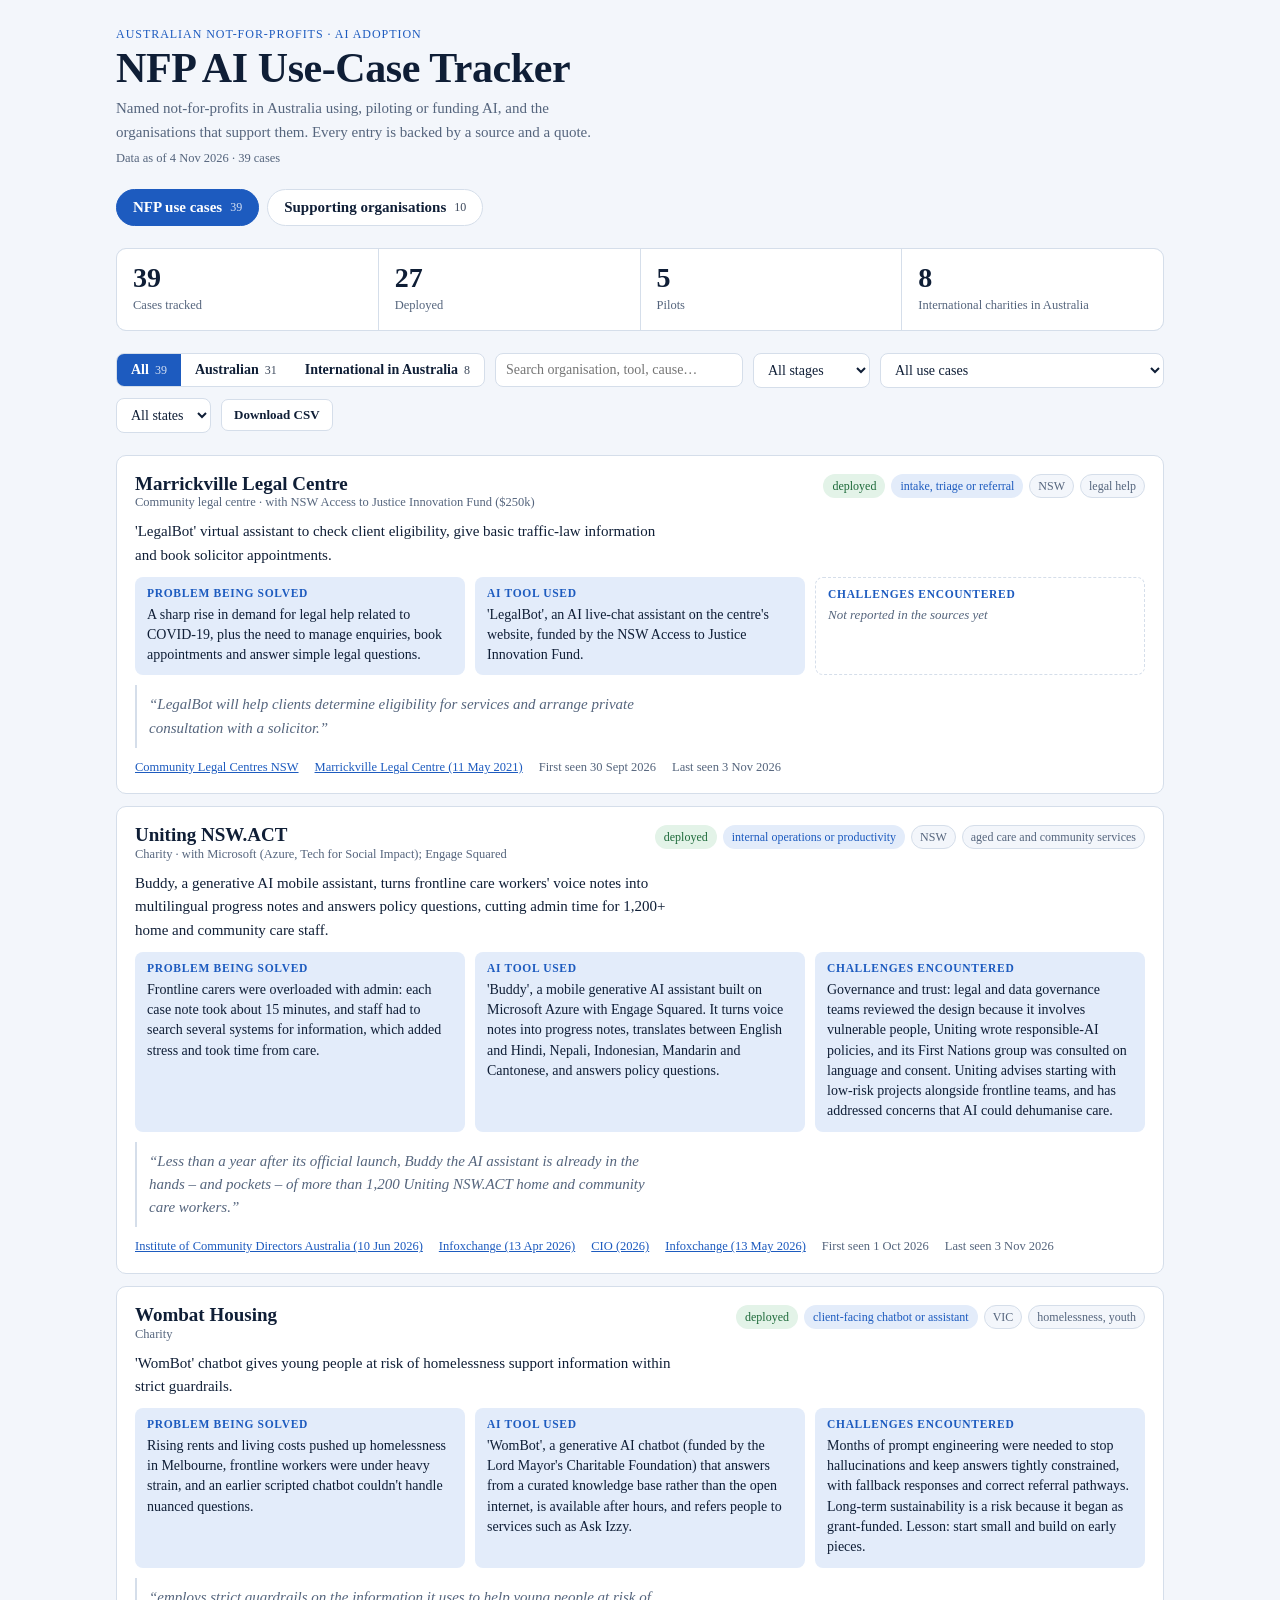
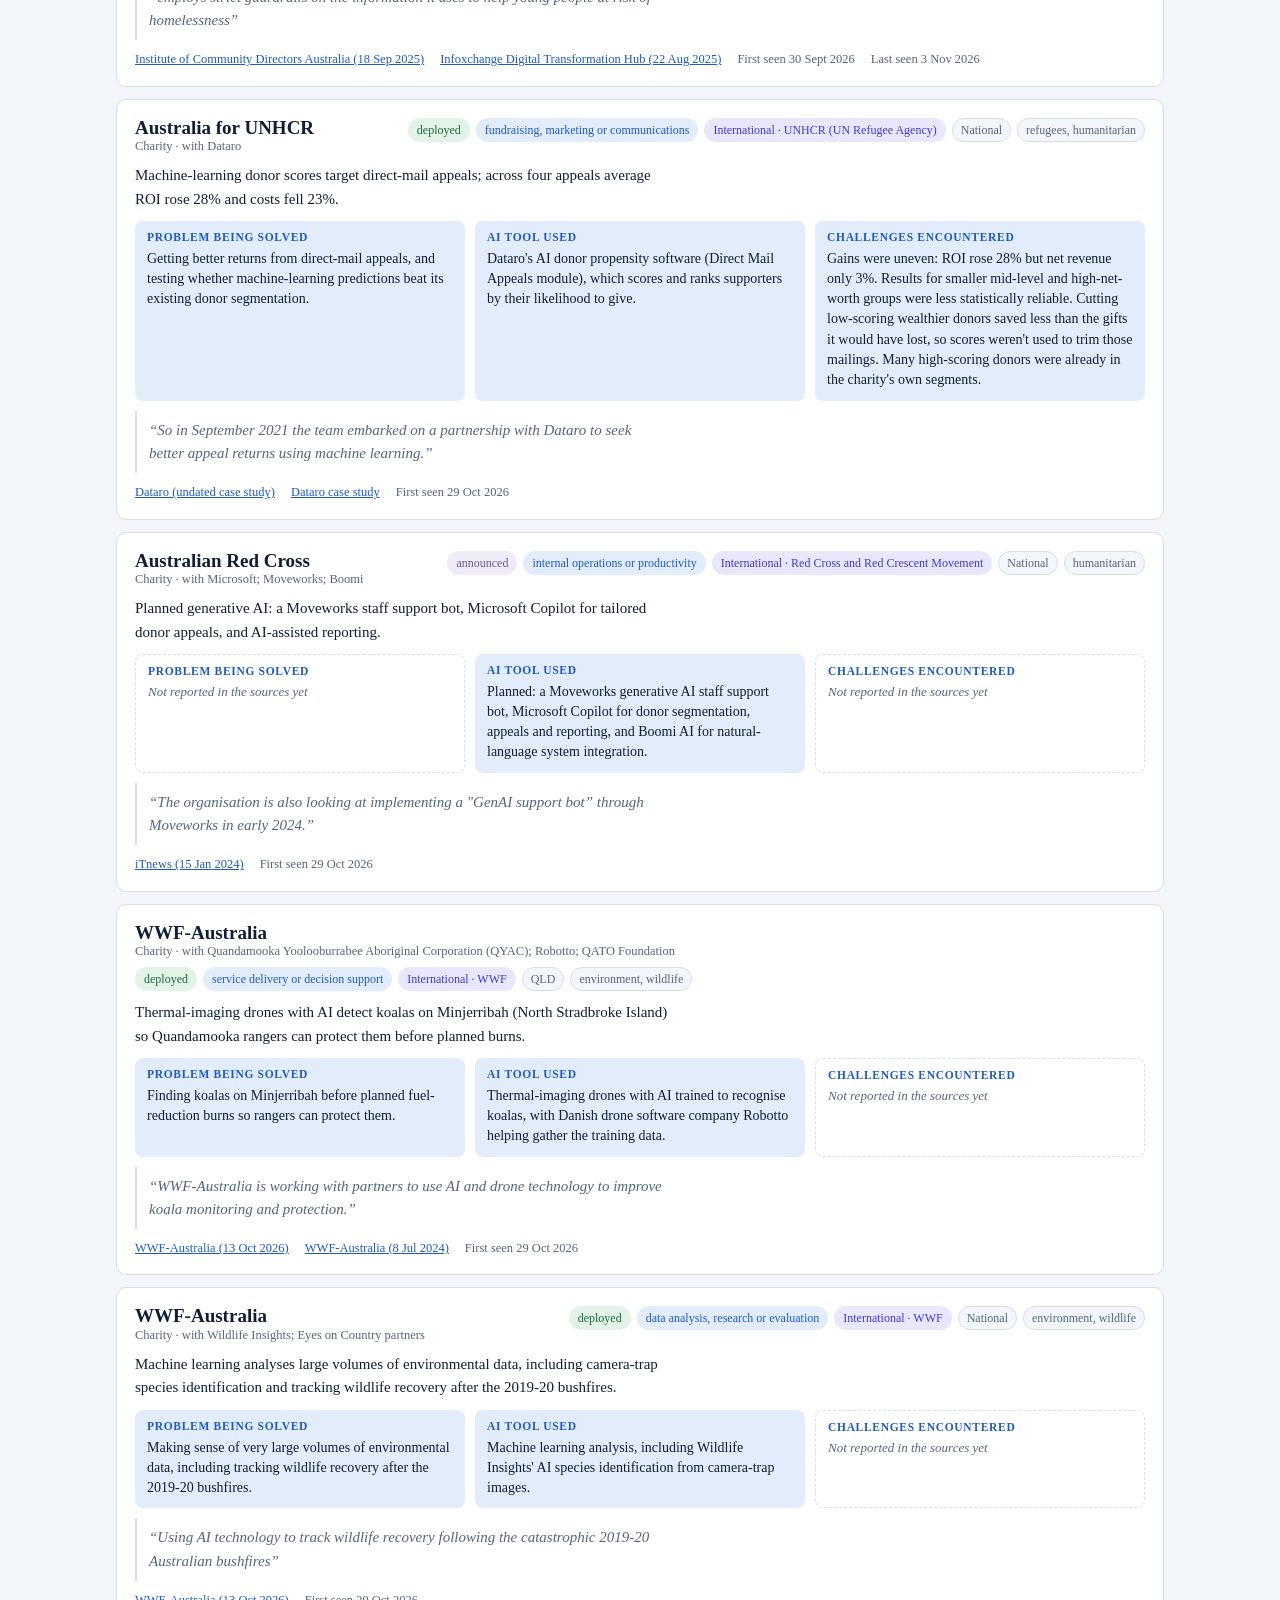
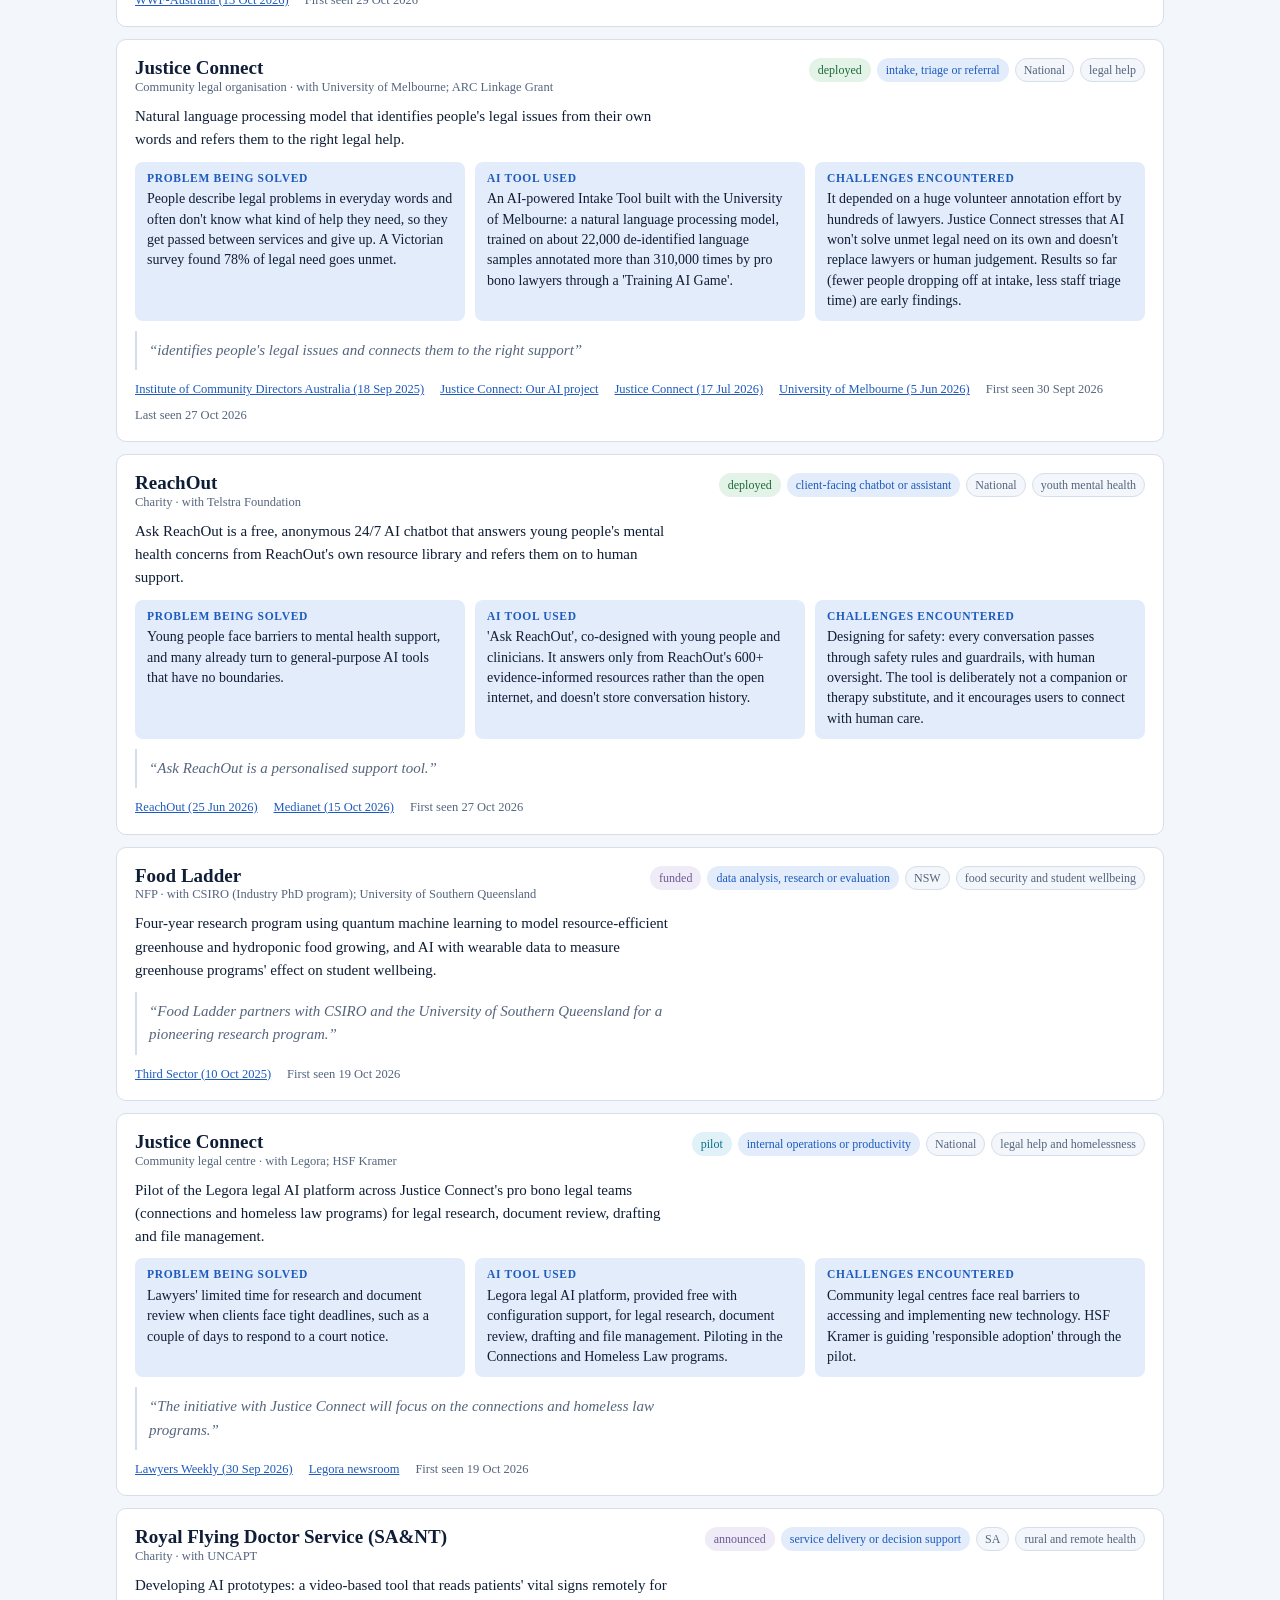
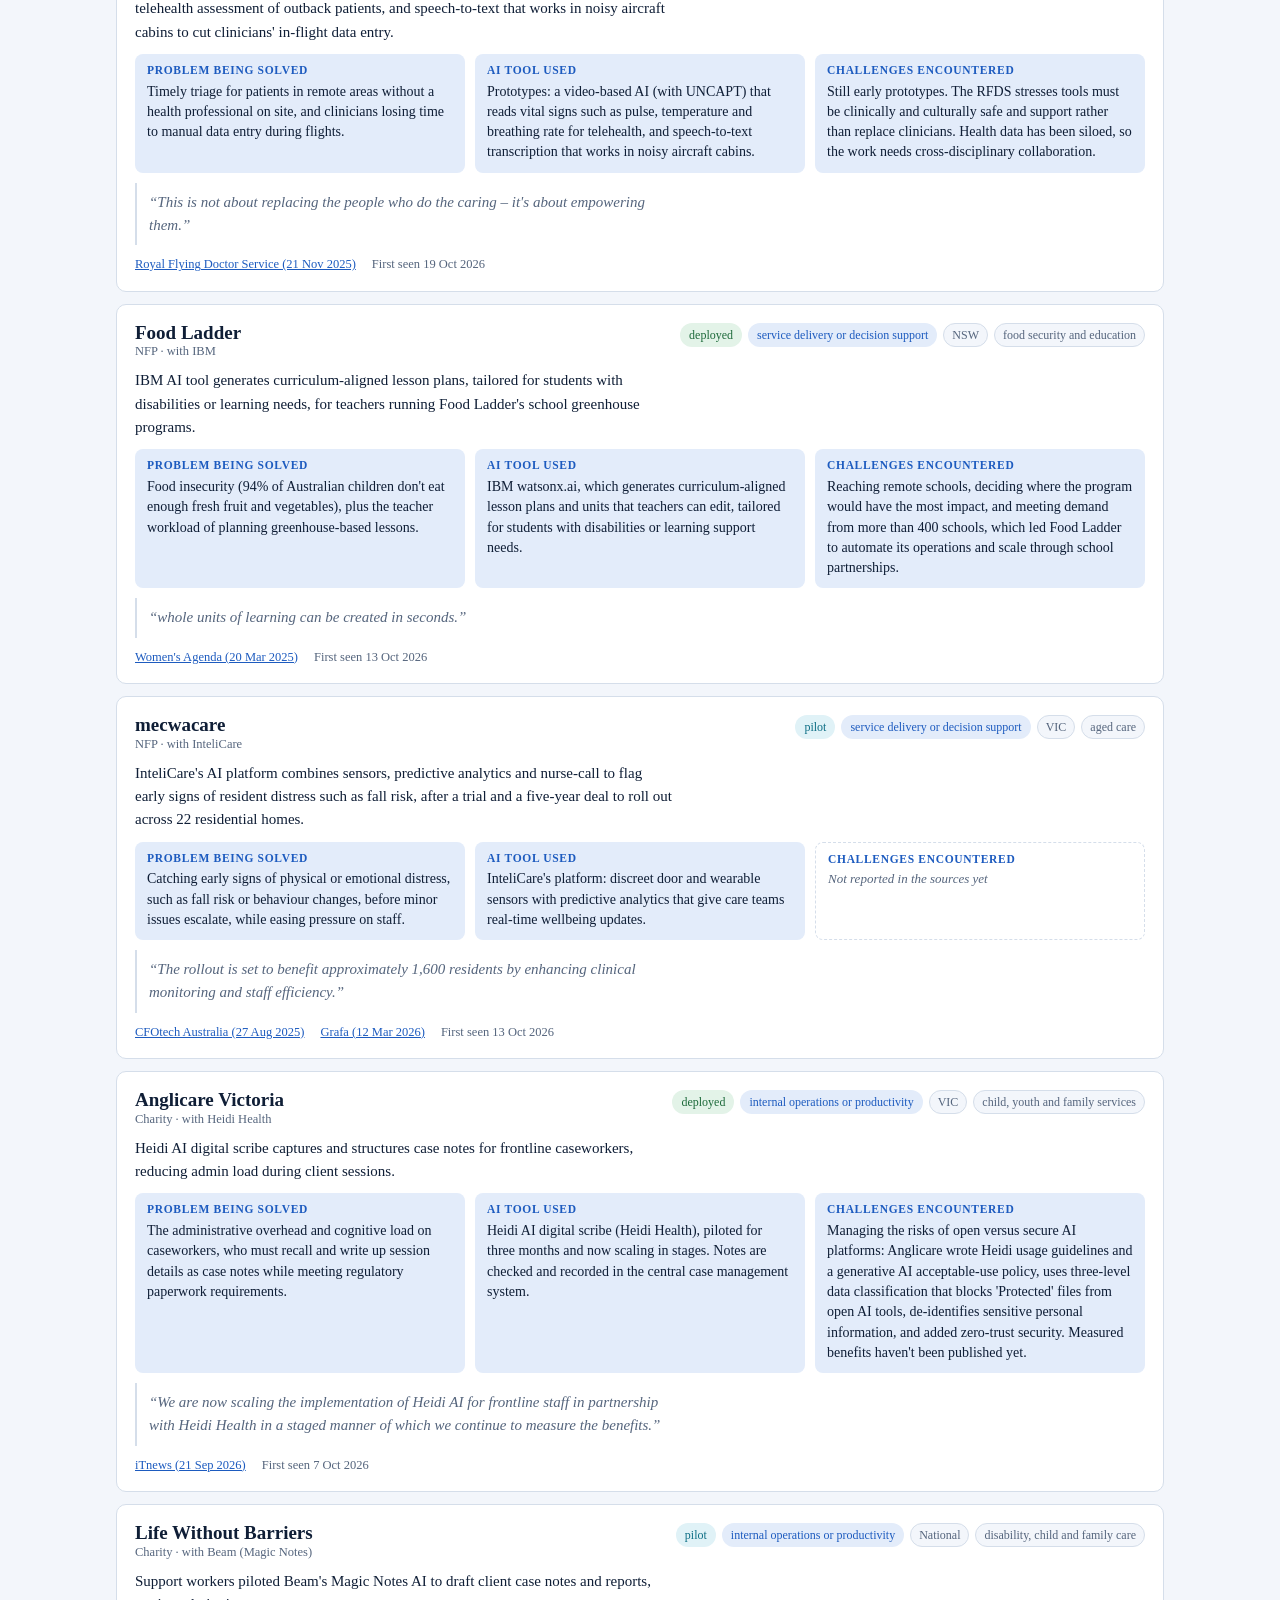
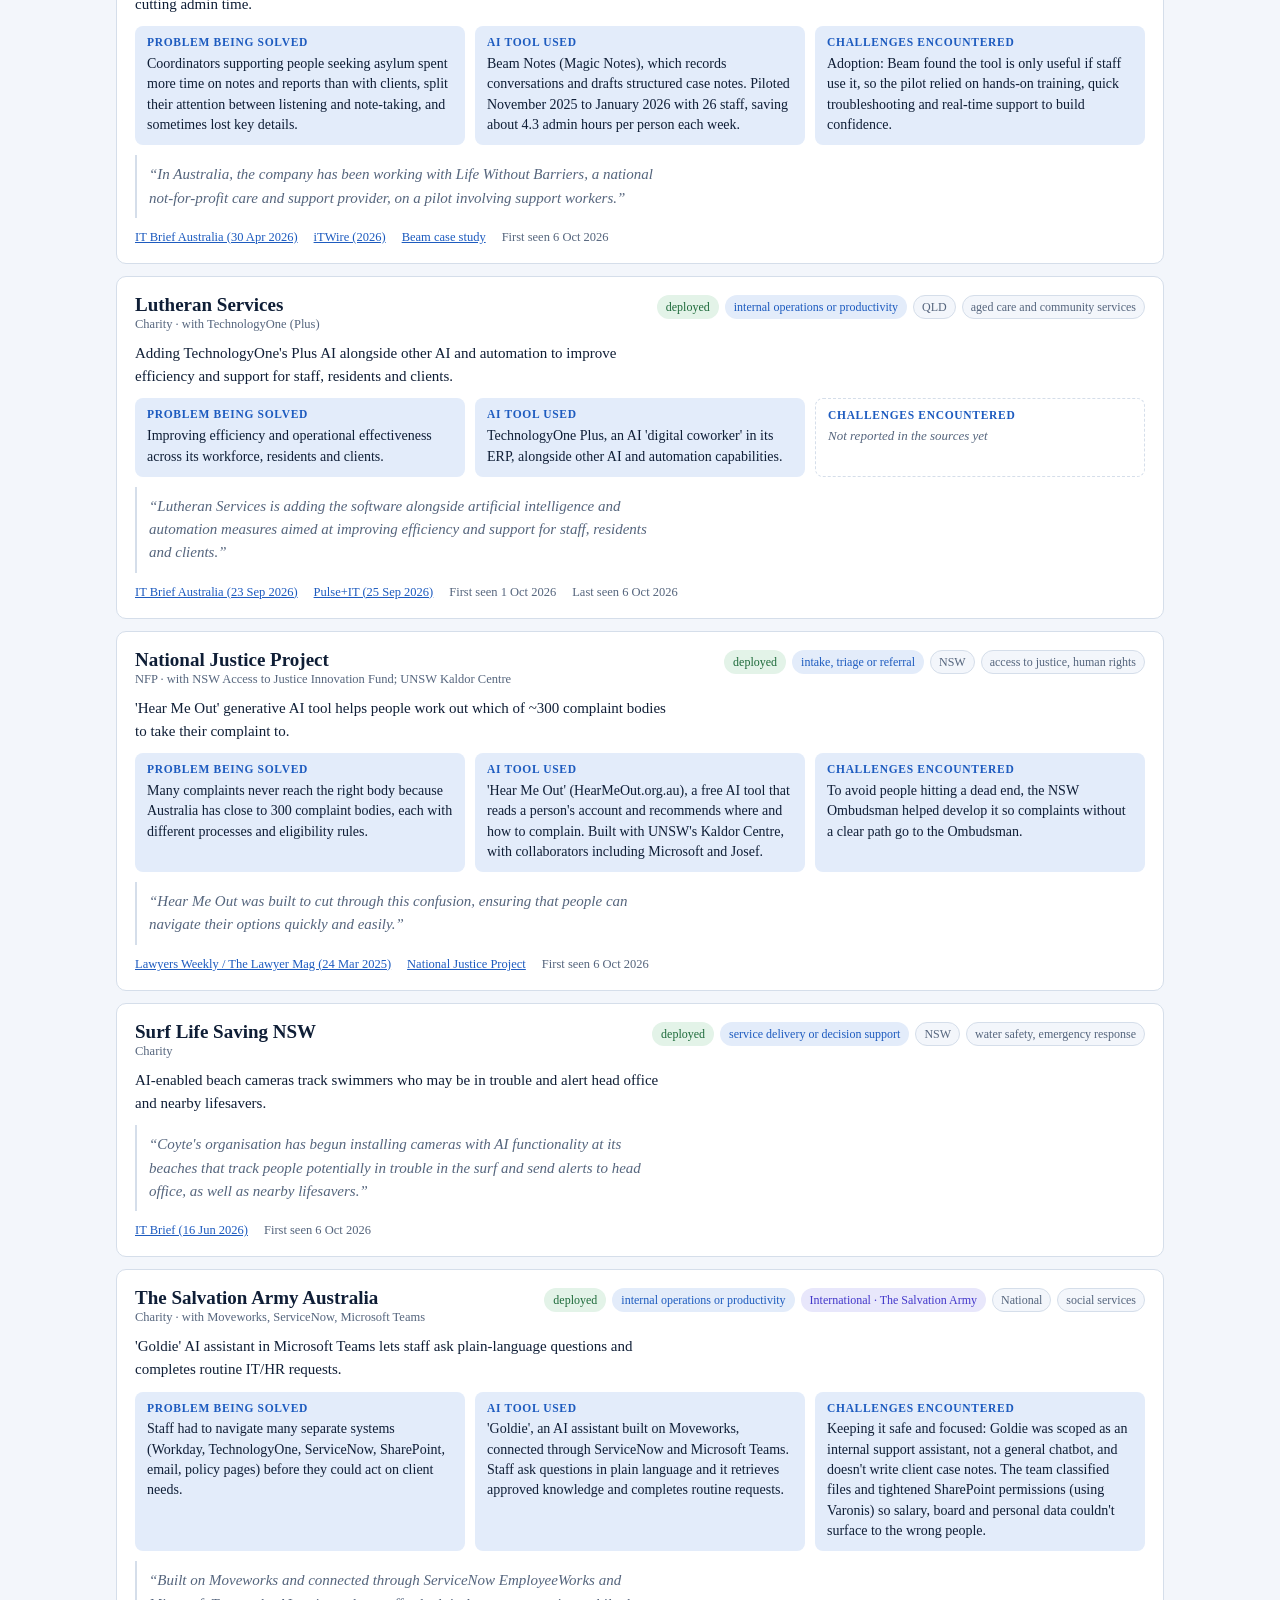
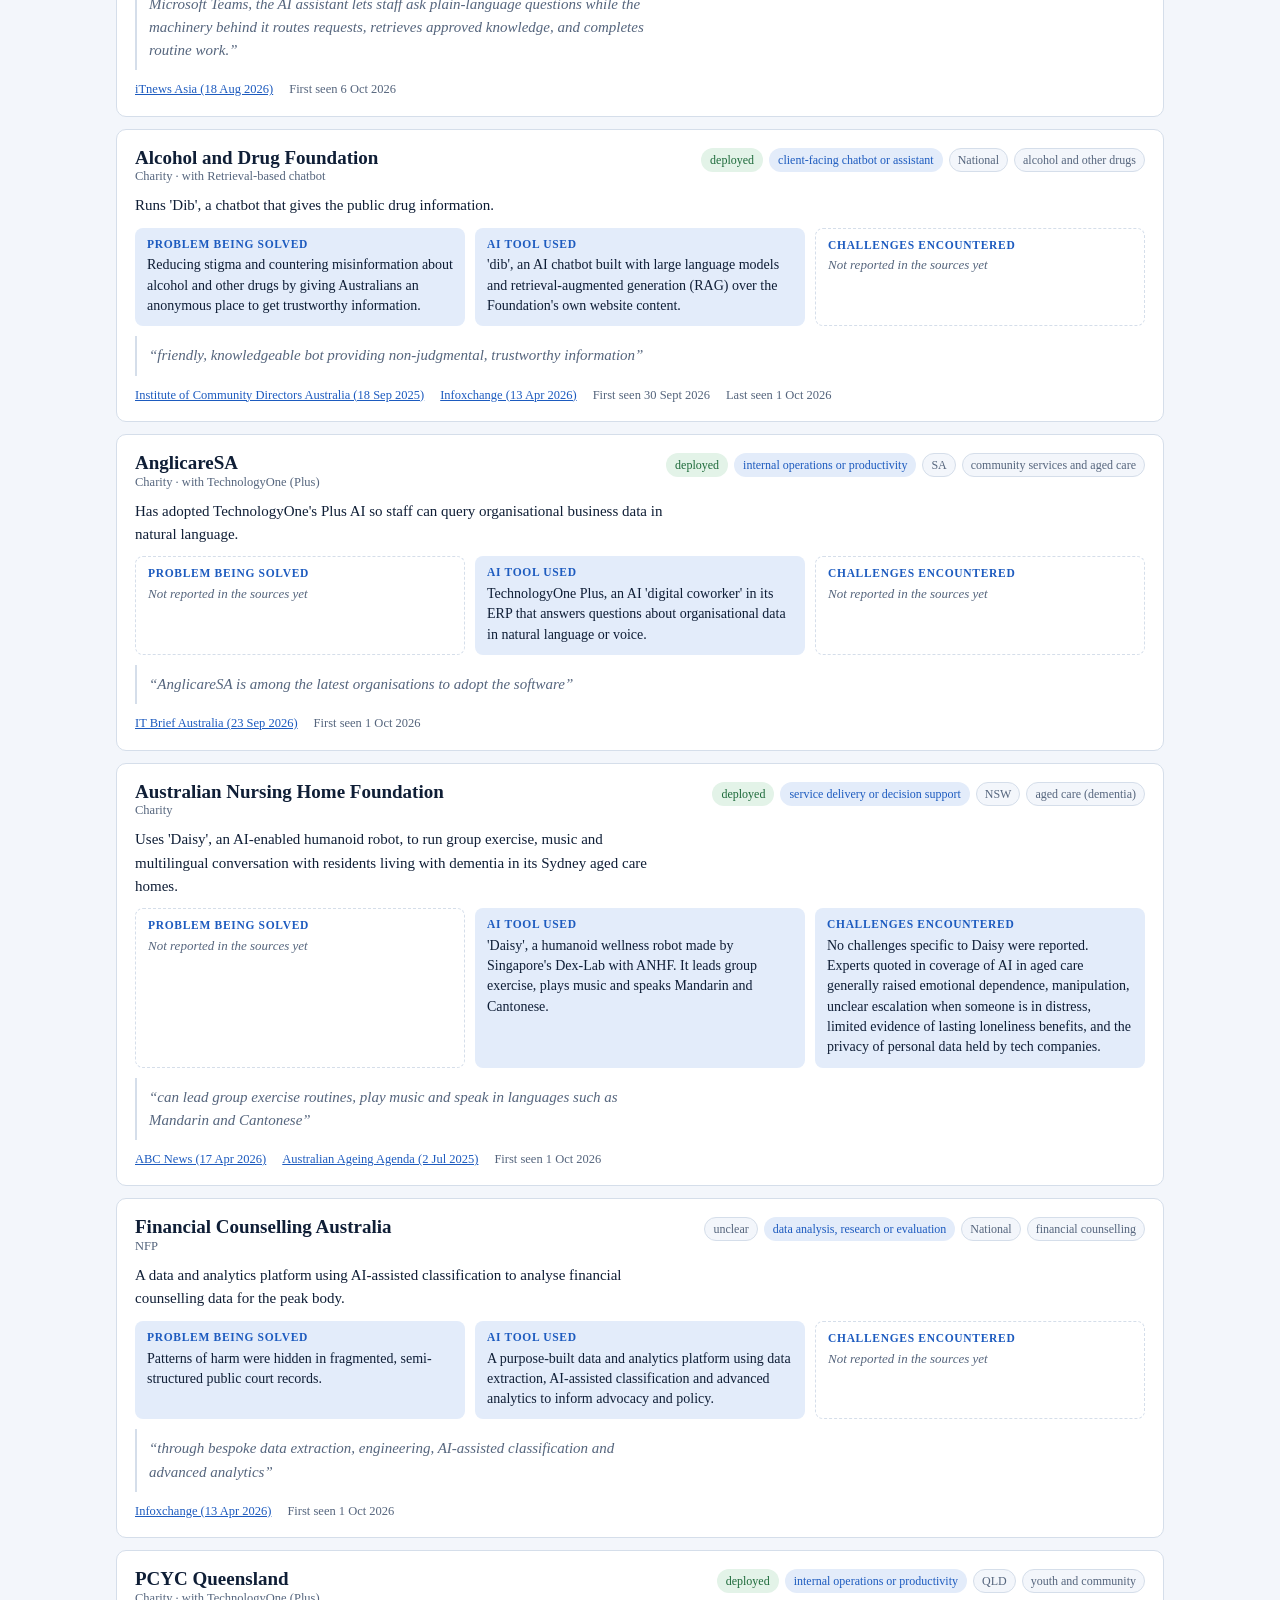
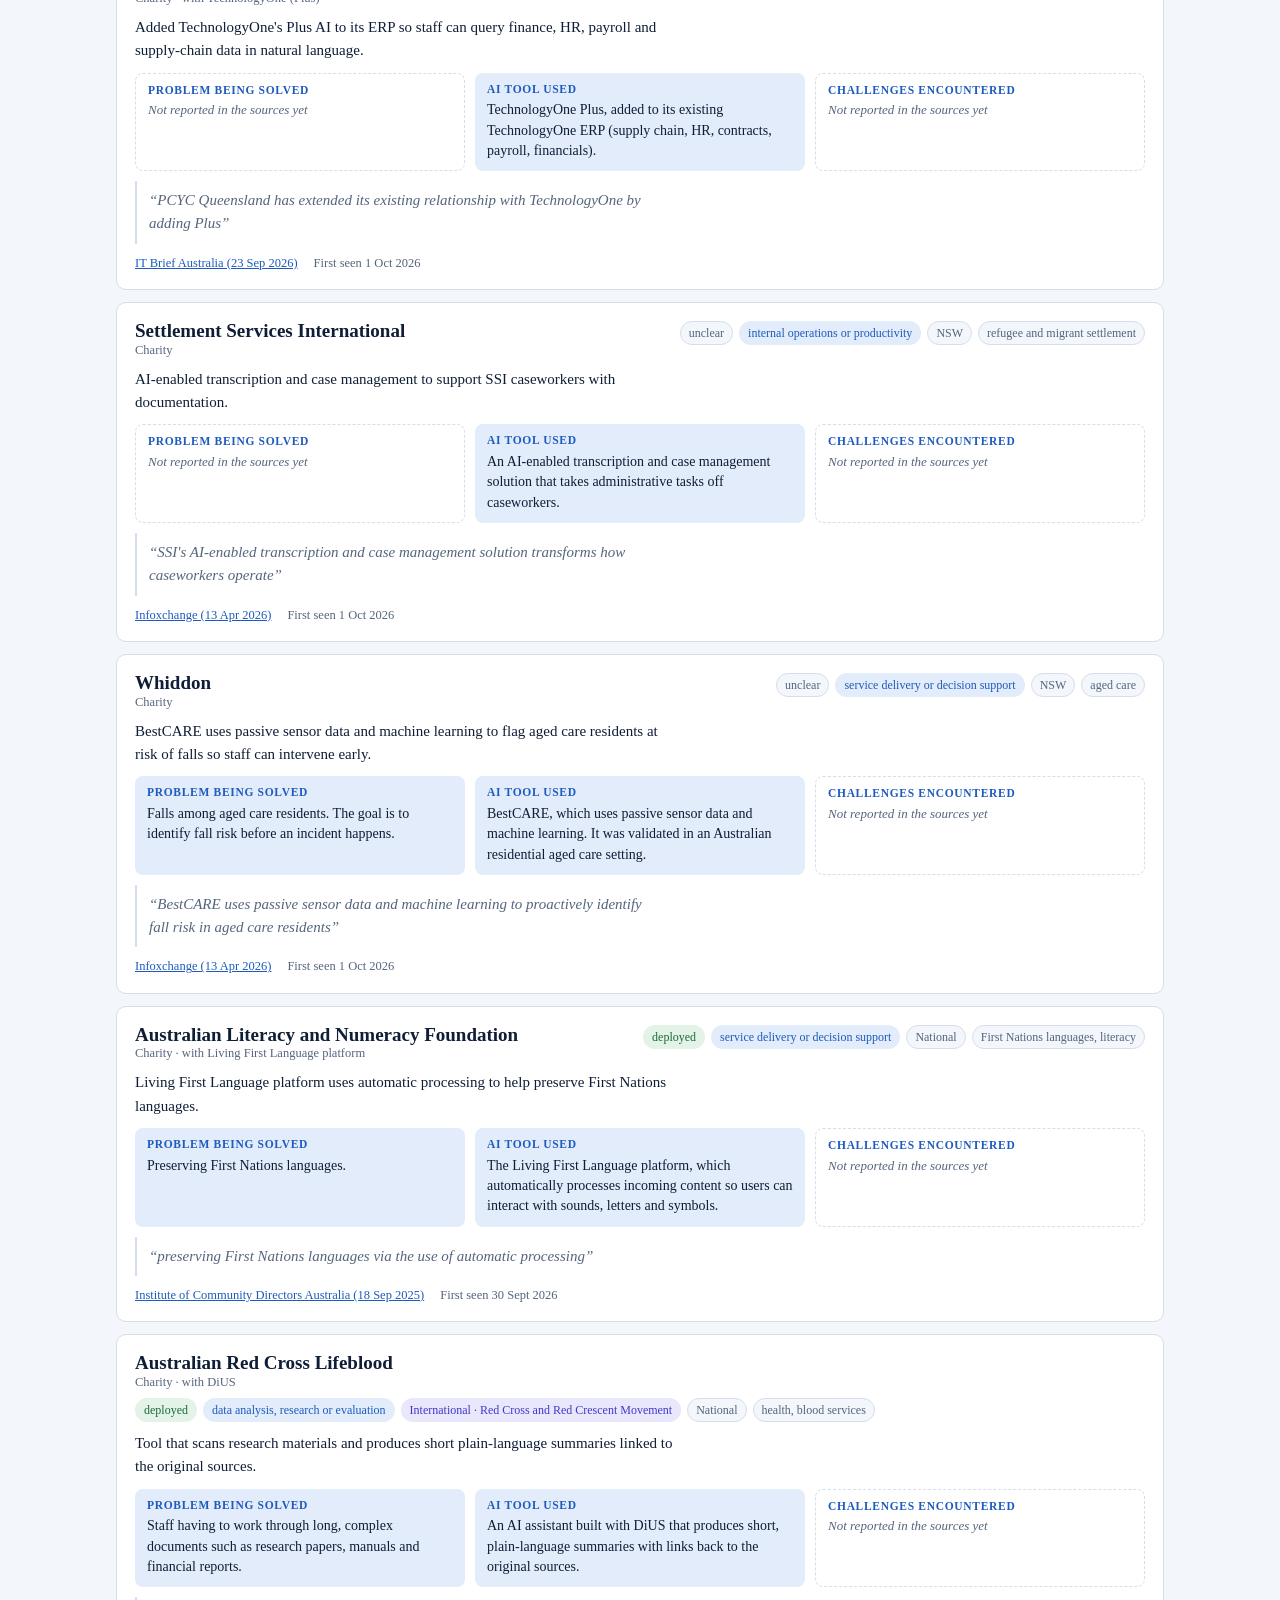
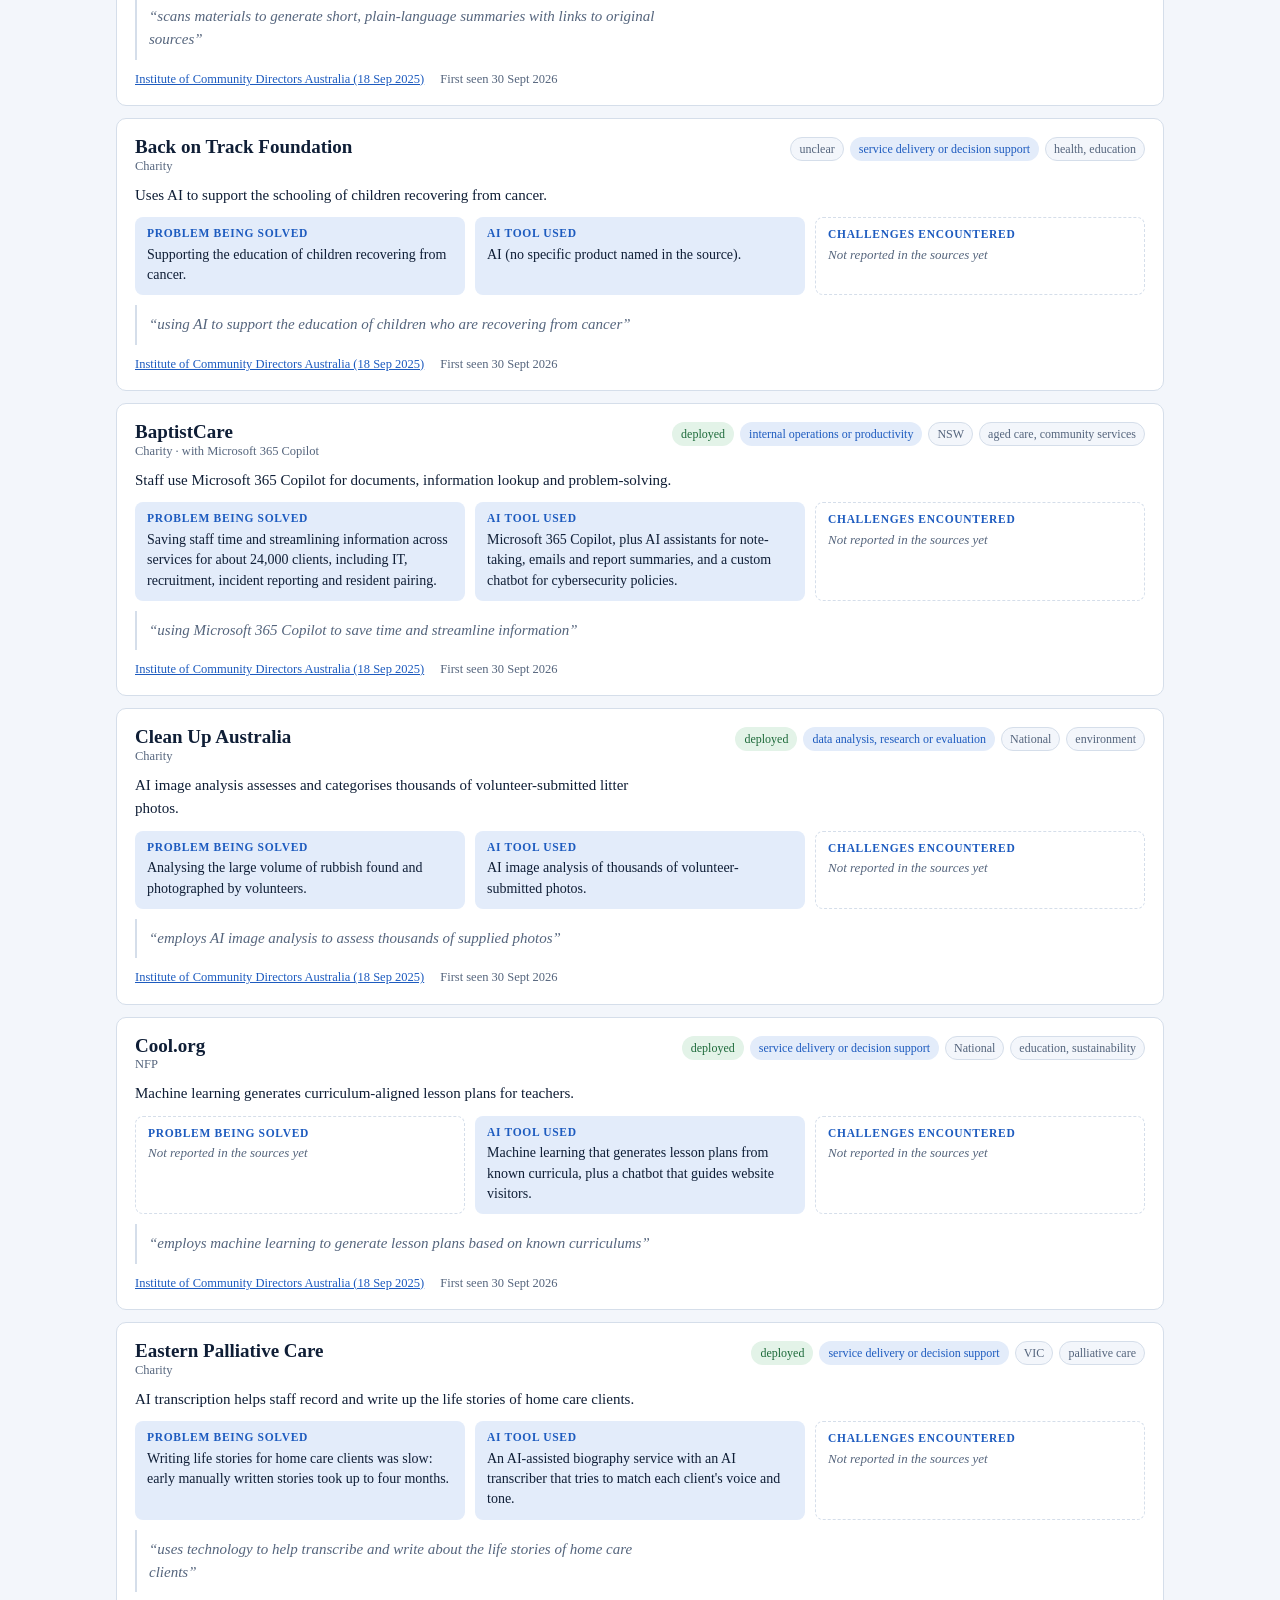
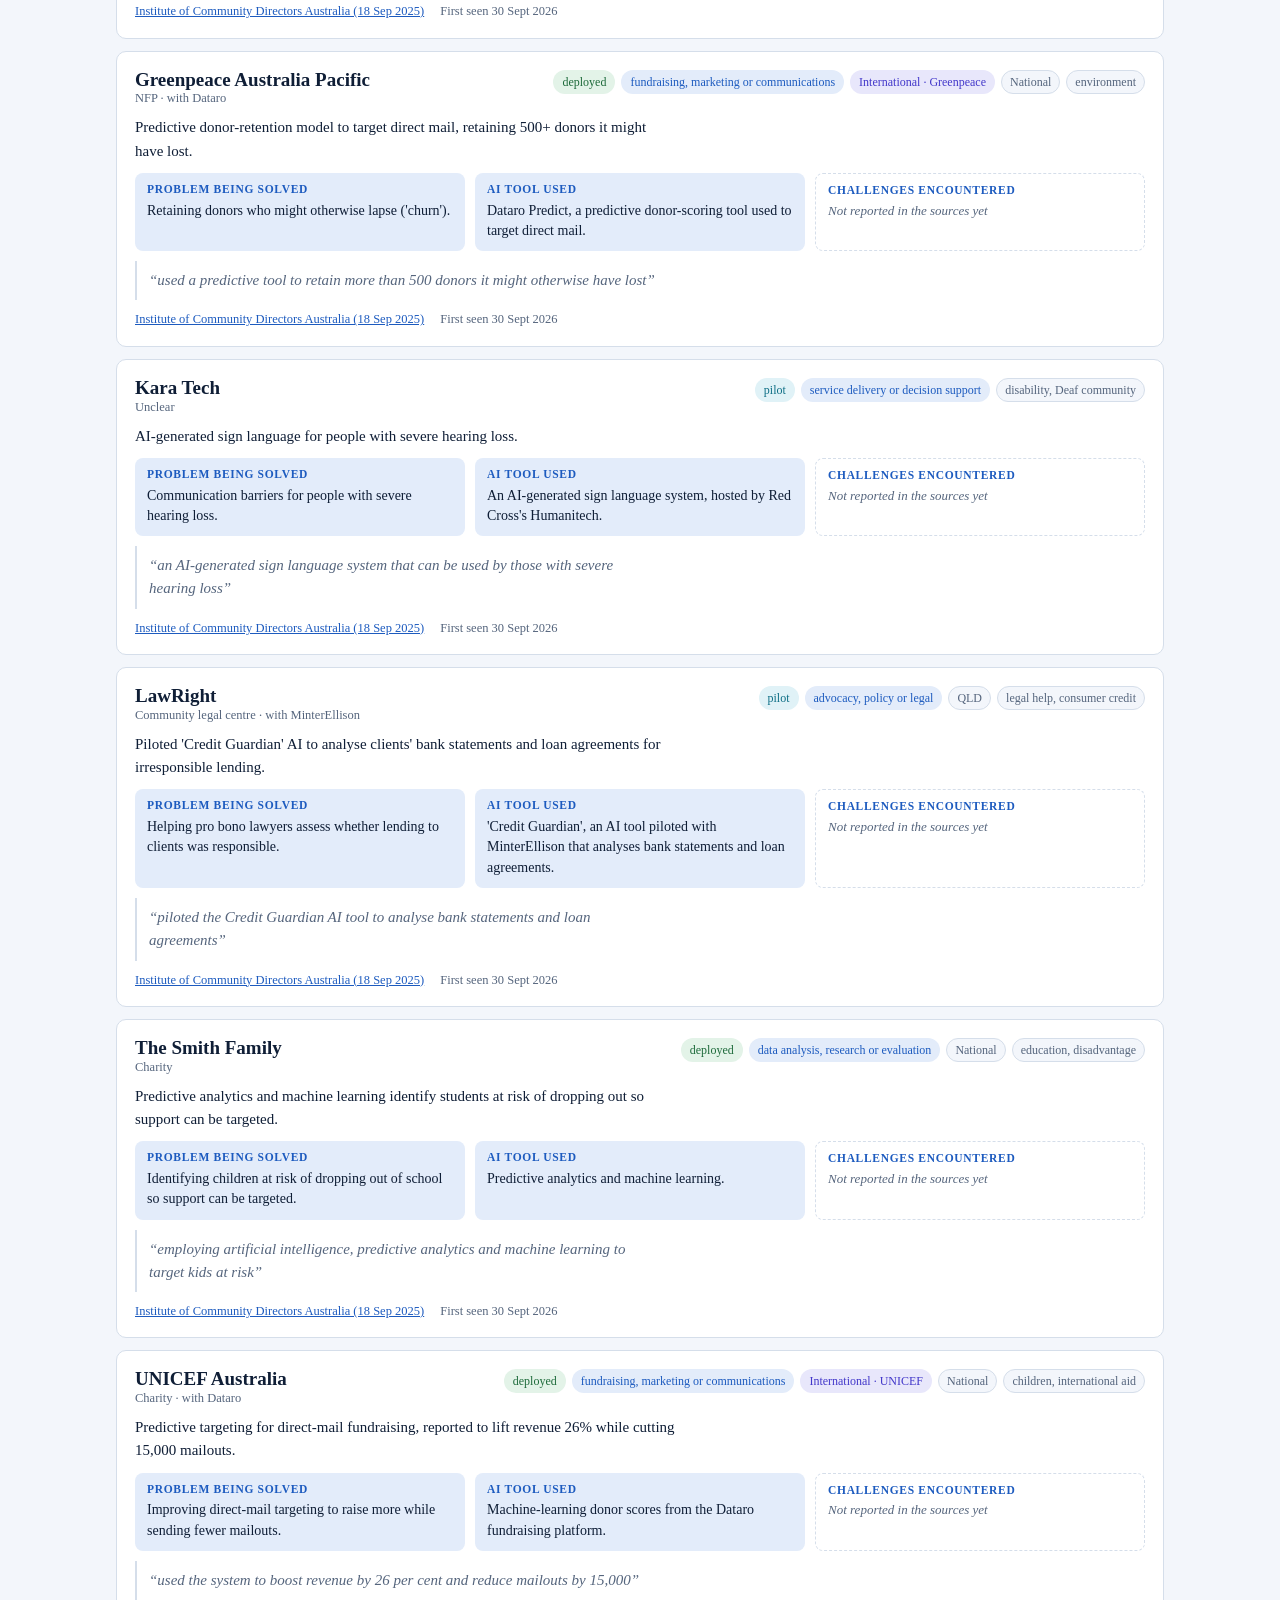
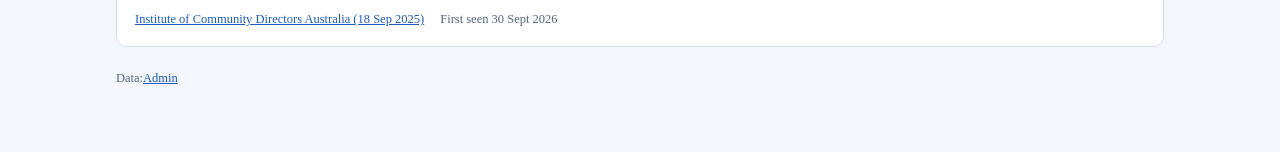
<file: index.html>
<!doctype html>
<html lang="en-AU">
<head>
<meta charset="utf-8">
<meta name="viewport" content="width=device-width, initial-scale=1">
<title>NFP AI Use-Case Tracker</title>
<meta name="description" content="Named not-for-profits in Australia using, piloting or funding AI, and the organisations that support them.">
<link rel="preconnect" href="https://fonts.googleapis.com">
<link rel="preconnect" href="https://fonts.gstatic.com" crossorigin>
<link rel="stylesheet" href="https://fonts.googleapis.com/css2?family=Bricolage+Grotesque:opsz,wght@12..96,500;12..96,700&family=Public+Sans:ital,wght@0,400;0,600;1,400&family=IBM+Plex+Mono:wght@400;500&display=swap">
<link rel="stylesheet" href="styles.css">
</head>
<body>
<div class="wrap">
  <header>
    <div class="eyebrow">Australian not-for-profits · AI adoption</div>
    <h1>NFP AI Use-Case Tracker</h1>
    <p class="lede">Named not-for-profits in Australia using, piloting or funding AI, and the organisations that support them. Every entry is backed by a source and a quote.</p>
    <div class="runline" id="runline">Loading the database…</div>
  </header>

  <nav class="views" role="tablist" aria-label="Database">
    <button id="view-cases" role="tab" aria-selected="true" data-view="cases">NFP use cases <span class="n" id="n-cases">0</span></button>
    <button id="view-supporters" role="tab" aria-selected="false" data-view="supporters">Supporting organisations <span class="n" id="n-supporters">0</span></button>
  </nav>

  <!-- ===== NFP use cases ===== -->
  <section class="panel" id="panel-cases" aria-label="NFP use cases">
    <div class="stats" aria-label="Summary">
      <div class="stat"><b id="s-total">–</b><span>Cases tracked</span></div>
      <div class="stat"><b id="s-deployed">–</b><span>Deployed</span></div>
      <div class="stat"><b id="s-pilot">–</b><span>Pilots</span></div>
      <div class="stat"><b id="s-intl">–</b><span>International charities in Australia</span></div>
    </div>
    <div class="bar" aria-label="Filters">
      <div class="tabs" role="tablist" aria-label="Jurisdiction">
        <button role="tab" aria-selected="true" data-jur="">All <span class="n" id="n-all">0</span></button>
        <button role="tab" aria-selected="false" data-jur="Australian">Australian <span class="n" id="n-au">0</span></button>
        <button role="tab" aria-selected="false" data-jur="International">International in Australia <span class="n" id="n-intl">0</span></button>
      </div>
      <input id="q" type="search" placeholder="Search organisation, tool, cause…" aria-label="Search cases">
      <select id="f-stage" aria-label="Stage"><option value="">All stages</option></select>
      <select id="f-cat" aria-label="Use case"><option value="">All use cases</option></select>
      <select id="f-state" aria-label="State"><option value="">All states</option></select>
      <button class="btn" id="export-cases" type="button">Download CSV</button>
    </div>
    <div class="list" id="list-cases" aria-live="polite">
      <div class="empty"><strong>Loading cases</strong><span>Cases are read from data/cases.json in this repository.</span></div>
    </div>
  </section>

  <!-- ===== Supporting organisations ===== -->
  <section class="panel" id="panel-supporters" aria-label="Supporting organisations" hidden>
    <div class="stats three" aria-label="Summary">
      <div class="stat"><b id="s-sup">–</b><span>Supporting organisations</span></div>
      <div class="stat"><b id="s-sup-au">–</b><span>Based in Australia</span></div>
      <div class="stat"><b id="s-sup-clients">–</b><span>Named NFP clients</span></div>
    </div>
    <div class="bar" aria-label="Filters">
      <input id="q-sup" type="search" placeholder="Search company, product, client…" aria-label="Search supporting organisations">
      <select id="f-type" aria-label="Organisation type"><option value="">All types</option></select>
      <select id="f-offer" aria-label="What they offer"><option value="">All offerings</option></select>
      <button class="btn" id="export-supporters" type="button">Download CSV</button>
    </div>
    <div class="list" id="list-supporters" aria-live="polite">
      <div class="empty"><strong>Loading organisations</strong><span>Supporting organisations are read from data/supporters.json.</span></div>
    </div>
  </section>

  <footer> Data:<a href="admin.html">Admin</a></footer>
</div>

<script>
const CASES_URL = "data/cases.json";
const SUPPORTERS_URL = "data/supporters.json";
const STAGES = ["deployed", "pilot", "funded", "announced", "unclear", "discontinued"];
const CATS = ["client-facing chatbot or assistant", "intake, triage or referral", "service delivery or decision support",
  "fundraising, marketing or communications", "grant writing or reporting", "data analysis, research or evaluation",
  "internal operations or productivity", "advocacy, policy or legal", "other"];
const STATES = ["NSW", "VIC", "QLD", "WA", "SA", "TAS", "ACT", "NT", "National"];
const TYPES = ["Technology company", "Software vendor", "Fundraising platform", "Consultancy", "NFP intermediary", "Corporate foundation", "Philanthropic foundation", "Social enterprise", "Other"];
const OFFERS = ["fundraising", "case notes and frontline admin", "back office and ERP", "client-facing tools", "skills and capability building", "grantmaking", "funding and partnerships", "other"];

const state = {
  view: "cases", cases: [], supporters: [], meta: null, supMeta: null,
  jur: "", q: "", stage: "", cat: "", st: "", qs: "", type: "", offer: "",
};
const $ = (id) => document.getElementById(id);
const cap = (v) => v[0].toUpperCase() + v.slice(1);

function fill(sel, values) { for (const v of values) { const o = document.createElement("option"); o.value = v; o.textContent = cap(v); sel.append(o); } }
fill($("f-stage"), STAGES); fill($("f-cat"), CATS); fill($("f-state"), STATES); fill($("f-type"), TYPES); fill($("f-offer"), OFFERS);

function fmtDate(s) { if (!s) return ""; const d = new Date(s + (s.length === 10 ? "T00:00:00" : "")); return isNaN(d) ? s : d.toLocaleDateString("en-AU", { day: "numeric", month: "short", year: "numeric" }); }
function el(tag, cls, text) { const e = document.createElement(tag); if (cls) e.className = cls; if (text != null) e.textContent = text; return e; }
function host(u) { try { return new URL(u).hostname.replace(/^www\./, ""); } catch { return u; } }
function chip(text, cls) { return el("span", "chip" + (cls ? " " + cls : ""), text); }
function sourceLinks(meta, sources) {
  for (const src of (sources || []).slice(0, 4)) {
    if (!/^https?:\/\//.test(src.url || "")) continue;
    const a = el("a", null, src.title || host(src.url)); a.href = src.url; a.target = "_blank"; a.rel = "noopener"; meta.append(a);
  }
}
function empty(list, title, text) { const e = el("div", "empty"); e.append(el("strong", null, title), el("span", null, text)); list.replaceChildren(e); }

/* ---------- view switching ---------- */
function setView(v) {
  state.view = v;
  for (const b of document.querySelectorAll(".views button")) b.setAttribute("aria-selected", String(b.dataset.view === v));
  $("panel-cases").hidden = v !== "cases";
  $("panel-supporters").hidden = v !== "supporters";
  try { history.replaceState(null, "", v === "supporters" ? "#supporters" : location.pathname + location.search); } catch {}
  render();
}
for (const b of document.querySelectorAll(".views button")) b.onclick = () => setView(b.dataset.view);

/* ---------- NFP use cases ---------- */
function caseMatches(c) {
  if (state.jur && c.jurisdiction !== state.jur) return false;
  if (state.stage && c.stage !== state.stage) return false;
  if (state.cat && c.category !== state.cat) return false;
  if (state.st && c.state !== state.st) return false;
  if (state.q) {
    const hay = [c.organisation, c.org_type, c.use_case, c.problem, c.ai_tool, c.challenges, c.partner, c.cause_area, c.quote, c.international_network].join(" ").toLowerCase();
    if (!hay.includes(state.q.toLowerCase())) return false;
  }
  return true;
}

function renderCases() {
  const all = state.cases;
  const intl = all.filter((c) => c.jurisdiction === "International");
  $("s-total").textContent = all.length;
  $("s-deployed").textContent = all.filter((c) => c.stage === "deployed").length;
  $("s-pilot").textContent = all.filter((c) => c.stage === "pilot").length;
  $("s-intl").textContent = intl.length;
  $("n-all").textContent = all.length; $("n-au").textContent = all.length - intl.length; $("n-intl").textContent = intl.length;
  const list = $("list-cases");
  const rows = all.filter(caseMatches).sort((a, b) => (b.last_seen || "").localeCompare(a.last_seen || "") || (a.organisation || "").localeCompare(b.organisation || ""));
  if (!rows.length) {
    const filtered = state.q || state.stage || state.cat || state.st || state.jur;
    return empty(list, filtered ? "No cases match these filters" : "No cases yet", filtered ? "Clear the search or pick a different jurisdiction, stage, use case or state." : "Add cases on the Admin page to see them here.");
  }
  list.replaceChildren(...rows.map(caseCard));
}

function caseCard(c) {
  const art = el("article", "entry");
  const top = el("div", "top");
  const name = el("div"); name.append(el("h2", "org", c.organisation || "Unnamed organisation"));
  const sub = [c.org_type, c.partner ? "with " + c.partner : ""].filter(Boolean).join(" · ");
  if (sub) name.append(el("div", "abn", sub));
  top.append(name);
  const chips = el("div", "chips");
  if (c.stage) chips.append(chip(c.stage, "stage-" + c.stage));
  if (c.category) chips.append(chip(c.category, "cat"));
  if (c.jurisdiction === "International") chips.append(chip("International · " + (c.international_network || "network"), "intl"));
  if (c.state) chips.append(chip(c.state));
  if (c.cause_area) chips.append(chip(c.cause_area));
  top.append(chips);
  art.append(top);
  if (c.use_case) art.append(el("p", "usecase", c.use_case));
  const parts = [["Problem being solved", c.problem], ["AI tool used", c.ai_tool], ["Challenges encountered", c.challenges]];
  if (parts.some(([, v]) => v)) {
    const dl = el("dl", "details");
    for (const [label, v] of parts) {
      const d = el("div", "detail" + (v ? "" : " missing"));
      d.append(el("dt", null, label), el("dd", null, v || "Not reported in the sources yet"));
      dl.append(d);
    }
    art.append(dl);
  }
  if (c.quote) art.append(el("blockquote", null, `“${c.quote}”`));
  const meta = el("div", "meta");
  sourceLinks(meta, c.sources);
  if (c.first_seen) meta.append(el("span", null, `First seen ${fmtDate(c.first_seen)}`));
  if (c.last_seen && c.last_seen !== c.first_seen) meta.append(el("span", null, `Last seen ${fmtDate(c.last_seen)}`));
  art.append(meta);
  return art;
}

/* ---------- Supporting organisations ---------- */
function supMatches(s) {
  if (state.type && s.org_type !== state.type) return false;
  if (state.offer && s.offering_category !== state.offer) return false;
  if (state.qs) {
    const hay = [s.organisation, s.org_type, s.offering, s.based_in, s.australian_presence, (s.nfp_clients || []).join(" "), s.quote].join(" ").toLowerCase();
    if (!hay.includes(state.qs.toLowerCase())) return false;
  }
  return true;
}

function renderSupporters() {
  const all = state.supporters;
  $("s-sup").textContent = all.length;
  $("s-sup-au").textContent = all.filter((s) => s.based_in === "Australia").length;
  $("s-sup-clients").textContent = new Set(all.flatMap((s) => s.nfp_clients || [])).size;
  const list = $("list-supporters");
  const rows = all.filter(supMatches).sort((a, b) => (a.organisation || "").localeCompare(b.organisation || ""));
  if (!rows.length) {
    const filtered = state.qs || state.type || state.offer;
    return empty(list, filtered ? "No organisations match these filters" : "No supporting organisations yet", filtered ? "Clear the search or pick a different type or offering." : "Add organisations on the Admin page to see them here.");
  }
  list.replaceChildren(...rows.map(supCard));
}

function supCard(s) {
  const art = el("article", "entry");
  const top = el("div", "top");
  const name = el("div"); name.append(el("h2", "org", s.organisation));
  name.append(el("div", "abn", [s.org_type, s.based_in ? "based in " + s.based_in : "", s.australian_presence].filter(Boolean).join(" · ")));
  top.append(name);
  const chips = el("div", "chips");
  if (s.stage) chips.append(chip(s.stage, "stage-" + s.stage));
  if (s.offering_category) chips.append(chip(s.offering_category, "cat"));
  top.append(chips);
  art.append(top);
  if (s.offering) art.append(el("p", "usecase", s.offering));
  if (s.quote) art.append(el("blockquote", null, `“${s.quote}”`));
  if ((s.nfp_clients || []).length) {
    const row = el("div", "clients"); row.append(el("span", null, "Works with:"));
    const linked = new Map(state.cases.filter((c) => (s.related_cases || []).includes(c.id)).map((c) => [c.organisation, c]));
    for (const n of s.nfp_clients) {
      if (linked.has(n)) {
        const b = el("button", "linkish", n); b.type = "button"; b.title = "Show this organisation's case";
        b.onclick = () => { resetCaseFilters(); state.q = n; $("q").value = n; setView("cases"); };
        row.append(b);
      } else row.append(chip(n));
    }
    art.append(row);
  }
  const meta = el("div", "meta");
  sourceLinks(meta, s.sources);
  if (s.first_seen) meta.append(el("span", null, `First seen ${fmtDate(s.first_seen)}`));
  art.append(meta);
  return art;
}

function resetCaseFilters() {
  Object.assign(state, { jur: "", q: "", stage: "", cat: "", st: "" });
  for (const id of ["q", "f-stage", "f-cat", "f-state"]) $(id).value = "";
  for (const b of document.querySelectorAll("#panel-cases .tabs button")) b.setAttribute("aria-selected", String(b.dataset.jur === ""));
}

/* ---------- shared ---------- */
function render() {
  $("n-cases").textContent = state.cases.length; $("n-supporters").textContent = state.supporters.length;
  const m = state.view === "cases" ? state.meta : state.supMeta;
  const count = state.view === "cases" ? `${state.cases.length} cases` : `${state.supporters.length} organisations`;
  $("runline").textContent = (m && m.last_updated ? `Data as of ${fmtDate(m.last_updated)} · ` : "") + count;
  if (state.view === "cases") renderCases(); else renderSupporters();
}

function toCsv(rows, cols) {
  const esc = (v) => { const s = v == null ? "" : String(v); return /[",\n]/.test(s) ? `"${s.replace(/"/g, '""')}"` : s; };
  const val = (r, k) => k === "sources" ? (r.sources || []).map((s) => s.url).join(" | ") : Array.isArray(r[k]) ? r[k].join("; ") : r[k];
  return [cols.join(","), ...rows.map((r) => cols.map((k) => esc(val(r, k))).join(","))].join("\n");
}
function download(name, text) {
  const blob = new Blob(["﻿" + text], { type: "text/csv;charset=utf-8" });
  const a = document.createElement("a"); a.href = URL.createObjectURL(blob); a.download = name;
  document.body.append(a); a.click(); a.remove(); setTimeout(() => URL.revokeObjectURL(a.href), 1000);
}
$("export-cases").onclick = () => download(`nfp-ai-cases-${(state.meta && state.meta.last_updated) || "export"}.csv`, toCsv(state.cases.filter(caseMatches),
  ["id", "organisation", "org_type", "jurisdiction", "international_network", "state", "cause_area", "category", "use_case", "problem", "ai_tool", "challenges", "partner", "stage", "quote", "sources", "first_seen", "last_seen"]));
$("export-supporters").onclick = () => download(`nfp-ai-supporters-${(state.supMeta && state.supMeta.last_updated) || "export"}.csv`, toCsv(state.supporters.filter(supMatches),
  ["id", "organisation", "org_type", "based_in", "australian_presence", "offering_category", "offering", "stage", "nfp_clients", "quote", "sources", "first_seen", "last_seen"]));

for (const b of document.querySelectorAll("#panel-cases .tabs button")) b.onclick = () => {
  state.jur = b.dataset.jur;
  for (const x of document.querySelectorAll("#panel-cases .tabs button")) x.setAttribute("aria-selected", String(x === b));
  render();
};
$("q").oninput = (e) => { state.q = e.target.value.trim(); render(); };
$("f-stage").onchange = (e) => { state.stage = e.target.value; render(); };
$("f-cat").onchange = (e) => { state.cat = e.target.value; render(); };
$("f-state").onchange = (e) => { state.st = e.target.value; render(); };
$("q-sup").oninput = (e) => { state.qs = e.target.value.trim(); render(); };
$("f-type").onchange = (e) => { state.type = e.target.value; render(); };
$("f-offer").onchange = (e) => { state.offer = e.target.value; render(); };

// "?v=" + time stops the browser showing an old copy of the data after an update.
const getJson = (u) => fetch(u + "?v=" + Date.now(), { cache: "no-store" }).then((r) => { if (!r.ok) throw new Error(u + " " + r.status); return r.json(); });
Promise.allSettled([getJson(CASES_URL), getJson(SUPPORTERS_URL)]).then(([c, s]) => {
  if (c.status === "fulfilled") { state.meta = c.value.meta || null; state.cases = c.value.cases || []; }
  if (s.status === "fulfilled") { state.supMeta = s.value.meta || null; state.supporters = s.value.supporters || []; }
  if (location.hash === "#supporters") setView("supporters"); else render();
  const fileHint = location.protocol === "file:" ? "Browsers block reading files when a page is opened directly. Run `python -m http.server` in this folder and open http://localhost:8000, or view the page on GitHub Pages." : "Check the file exists and is valid JSON (run scripts/validate.py).";
  if (c.status === "rejected") { empty($("list-cases"), "Couldn't load data/cases.json", fileHint); }
  if (s.status === "rejected") { empty($("list-supporters"), "Couldn't load data/supporters.json", fileHint); }
});
</script>
</body>
</html>
</file>
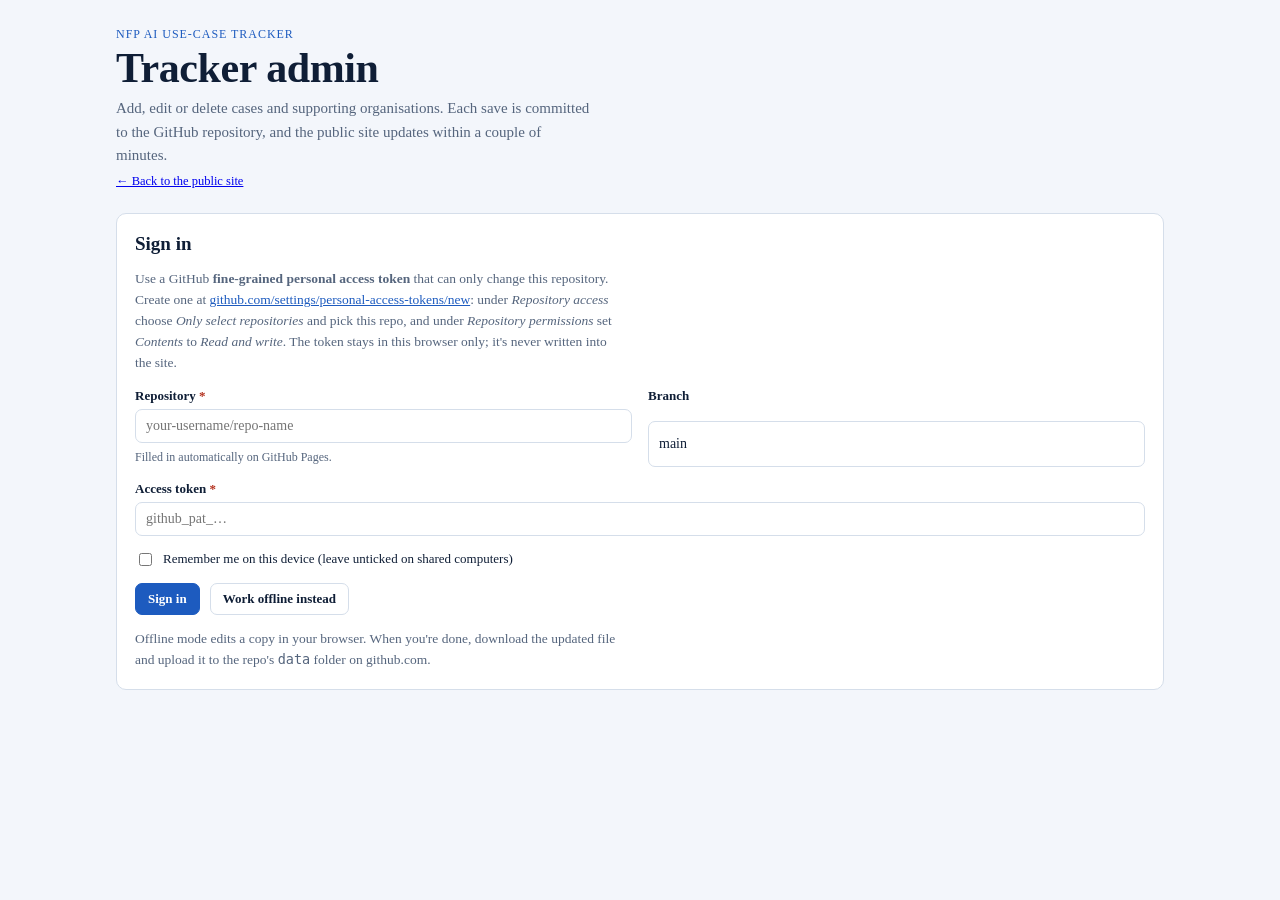
<file: admin.html>
<!doctype html>
<html lang="en-AU">
<head>
<meta charset="utf-8">
<meta name="viewport" content="width=device-width, initial-scale=1">
<meta name="robots" content="noindex">
<title>Tracker Admin</title>
<link rel="preconnect" href="https://fonts.googleapis.com">
<link rel="preconnect" href="https://fonts.gstatic.com" crossorigin>
<link rel="stylesheet" href="https://fonts.googleapis.com/css2?family=Bricolage+Grotesque:opsz,wght@12..96,500;12..96,700&family=Public+Sans:ital,wght@0,400;0,600;1,400&family=IBM+Plex+Mono:wght@400;500&display=swap">
<link rel="stylesheet" href="styles.css">
<style>
.card { background: var(--surface); border: 1px solid var(--line); border-radius: 10px; padding: 18px; display: grid; gap: 14px; min-width: 0; }
.card h2 { font: 700 19px/1.25 var(--font-display); margin: 0; }
.help { font-size: 13.5px; color: var(--muted); margin: 0; max-width: 72ch; }
.help a { color: var(--accent); }
.grid { display: grid; grid-template-columns: repeat(2, minmax(0, 1fr)); gap: 14px 16px; }
.grid .wide { grid-column: 1 / -1; }
@media (max-width: 640px) { .grid { grid-template-columns: minmax(0, 1fr); } }
.field { display: grid; gap: 5px; min-width: 0; }
.field label { font: 600 13px var(--font-body); color: var(--ink); }
.field label .req { color: var(--danger); }
.field .hint { font-size: 12px; color: var(--muted); }
.field input, .field select, .field textarea { font: 14px var(--font-body); color: var(--ink); background: var(--surface); border: 1px solid var(--line); border-radius: 7px; padding: 8px 10px; width: 100%; min-width: 0; }
.field textarea { min-height: 70px; resize: vertical; }
.field select[multiple] { min-height: 140px; }
.field.bad input, .field.bad select, .field.bad textarea { border-color: var(--danger); }
.field .err { font-size: 12px; color: var(--danger); }
.src-row { display: grid; grid-template-columns: minmax(0, 1fr) minmax(0, 1.6fr) auto; gap: 8px; }
@media (max-width: 640px) { .src-row { grid-template-columns: minmax(0, 1fr); } }
.row { display: flex; flex-wrap: wrap; gap: 10px; align-items: center; }
.row.end { justify-content: flex-end; }
.status { font-size: 13.5px; padding: 9px 12px; border-radius: 7px; background: var(--accent-soft); color: var(--ink); }
.status.error { background: var(--wattle-soft); color: var(--danger); }
.status.ok { background: var(--deployed-soft); color: var(--deployed); }
.items { display: grid; gap: 8px; }
.item { background: var(--surface); border: 1px solid var(--line); border-radius: 8px; padding: 10px 14px; display: flex; flex-wrap: wrap; gap: 8px 14px; align-items: center; justify-content: space-between; }
.item .name { font-weight: 600; }
.item .sub { font-size: 12.5px; color: var(--muted); }
.item .acts { display: flex; gap: 6px; }
.btn.danger { color: var(--danger); }
.idline { font: 12.5px var(--font-mono); color: var(--muted); overflow-wrap: anywhere; }
.badge { font: 500 12px var(--font-mono); color: var(--muted); }
</style>
</head>
<body>
<div class="wrap">
  <header>
    <div class="eyebrow">NFP AI Use-Case Tracker</div>
    <h1>Tracker admin</h1>
    <p class="lede">Add, edit or delete cases and supporting organisations. Each save is committed to the GitHub repository, and the public site updates within a couple of minutes.</p>
    <div class="runline"><a href="index.html">← Back to the public site</a></div>
  </header>

  <!-- ===== Sign in ===== -->
  <section class="card" id="signin">
    <h2>Sign in</h2>
    <p class="help">Use a GitHub <b>fine-grained personal access token</b> that can only change this repository. Create one at <a href="https://github.com/settings/personal-access-tokens/new" target="_blank" rel="noopener">github.com/settings/personal-access-tokens/new</a>: under <i>Repository access</i> choose <i>Only select repositories</i> and pick this repo, and under <i>Repository permissions</i> set <i>Contents</i> to <i>Read and write</i>. The token stays in this browser only; it's never written into the site.</p>
    <div class="grid">
      <div class="field"><label for="repo">Repository <span class="req">*</span></label><input id="repo" placeholder="your-username/repo-name" autocomplete="off"><span class="hint">Filled in automatically on GitHub Pages.</span></div>
      <div class="field"><label for="branch">Branch</label><input id="branch" value="main" autocomplete="off"></div>
      <div class="field wide"><label for="token">Access token <span class="req">*</span></label><input id="token" type="password" placeholder="github_pat_…" autocomplete="off"></div>
      <div class="field wide"><label style="font-weight:400;display:flex;gap:8px;align-items:center"><input id="remember" type="checkbox" style="width:auto"> Remember me on this device (leave unticked on shared computers)</label></div>
    </div>
    <div class="row">
      <button class="btn primary" id="connect" type="button">Sign in</button>
      <button class="btn" id="offline" type="button">Work offline instead</button>
    </div>
    <p class="help">Offline mode edits a copy in your browser. When you're done, download the updated file and upload it to the repo's <code>data</code> folder on github.com.</p>
    <div class="status" id="signin-status" hidden></div>
  </section>

  <!-- ===== Editor ===== -->
  <section class="panel" id="workspace" hidden>
    <div class="status" id="who"></div>

    <nav class="views" role="tablist" aria-label="Database">
      <button role="tab" aria-selected="true" data-kind="cases">NFP use cases <span class="n" id="n-cases">0</span></button>
      <button role="tab" aria-selected="false" data-kind="supporters">Supporting organisations <span class="n" id="n-supporters">0</span></button>
    </nav>

    <div class="bar">
      <input id="search" type="search" placeholder="Search…" aria-label="Search entries">
      <button class="btn primary" id="add" type="button">+ Add case</button>
      <button class="btn" id="download" type="button" hidden>Download cases.json</button>
      <button class="btn" id="signout" type="button">Sign out</button>
    </div>

    <form class="card" id="editor" hidden novalidate>
      <h2 id="editor-title">Add case</h2>
      <div class="idline" id="editor-id"></div>
      <div class="grid" id="fields"></div>
      <div class="status" id="editor-status" hidden></div>
      <div class="row end">
        <button class="btn" type="button" id="cancel">Cancel</button>
        <button class="btn primary" type="submit" id="save">Save</button>
      </div>
    </form>

    <div class="status" id="list-status" hidden></div>
    <div class="items" id="items"></div>
  </section>
</div>

<script>
/* ============================================================
   Settings: allowed values. Keep these in step with data/*.schema.json.
   ============================================================ */
const OPT = {
  org_type: ["Charity", "Community legal centre", "Community legal organisation", "NFP", "NFP research institute", "Unclear"],
  state: ["", "NSW", "VIC", "QLD", "WA", "SA", "TAS", "ACT", "NT", "National"],
  jurisdiction: ["Australian", "International"],
  category: ["client-facing chatbot or assistant", "intake, triage or referral", "service delivery or decision support",
    "fundraising, marketing or communications", "grant writing or reporting", "data analysis, research or evaluation",
    "internal operations or productivity", "advocacy, policy or legal", "other"],
  stage: ["deployed", "pilot", "funded", "announced", "unclear", "discontinued"],
  sup_type: ["Technology company", "Software vendor", "Fundraising platform", "Consultancy", "NFP intermediary", "Corporate foundation", "Philanthropic foundation", "Social enterprise", "Other"],
  offering_category: ["fundraising", "case notes and frontline admin", "back office and ERP", "client-facing tools", "skills and capability building", "grantmaking", "funding and partnerships", "other"],
  sup_stage: ["available", "pilot", "planned", "discontinued"],
};

/* Form layout for each database. type: text | textarea | select | date | sources | list | cases */
const SPEC = {
  cases: {
    file: "data/cases.json", listKey: "cases", noun: "case",
    fields: [
      { key: "organisation", label: "Organisation", type: "text", req: true },
      { key: "org_type", label: "Organisation type", type: "select", options: OPT.org_type },
      { key: "jurisdiction", label: "Jurisdiction", type: "select", options: OPT.jurisdiction, req: true, hint: "International = Australian arm of an international organisation" },
      { key: "international_network", label: "International network", type: "text", hint: "e.g. UNICEF, WWF", showIf: (v) => v.jurisdiction === "International" },
      { key: "state", label: "State", type: "select", options: OPT.state },
      { key: "cause_area", label: "Cause area", type: "text", hint: "e.g. homelessness, legal help" },
      { key: "category", label: "Use-case category", type: "select", options: OPT.category, req: true },
      { key: "stage", label: "Stage", type: "select", options: OPT.stage, req: true },
      { key: "use_case", label: "What the AI does", type: "textarea", req: true, wide: true, hint: "One plain sentence: what the AI does and for whom." },
      { key: "problem", label: "Problem being solved", type: "textarea", wide: true, hint: "What need or problem was the organisation trying to address?" },
      { key: "ai_tool", label: "AI tool used", type: "text", wide: true, hint: "The product, platform or model, e.g. Microsoft 365 Copilot, Dataro, a custom GPT-4o chatbot." },
      { key: "challenges", label: "Challenges encountered", type: "textarea", wide: true, hint: "Problems, risks or lessons reported, e.g. privacy, accuracy, staff uptake, cost. Leave blank if the source doesn't say." },
      { key: "partner", label: "Partner, vendor or funder", type: "text", wide: true },
      { key: "quote", label: "Quote from the source", type: "textarea", req: true, wide: true, hint: "Copy a short sentence word-for-word from the source." },
      { key: "sources", label: "Sources", type: "sources", req: true, wide: true },
      { key: "first_seen", label: "First seen", type: "date", req: true },
      { key: "last_seen", label: "Last seen", type: "date", req: true },
    ],
    makeId: (v) => slug(v.organisation) + "--" + slug((v.category || "other").split(/,| or /)[0]),
    summary: (r) => [r.category, r.stage, r.jurisdiction === "International" ? "International · " + (r.international_network || "") : r.state].filter(Boolean).join(" · "),
  },
  supporters: {
    file: "data/supporters.json", listKey: "supporters", noun: "organisation",
    fields: [
      { key: "organisation", label: "Organisation", type: "text", req: true },
      { key: "org_type", label: "Organisation type", type: "select", options: OPT.sup_type, req: true },
      { key: "based_in", label: "Based in (country)", type: "text", req: true, hint: "e.g. Australia, United States" },
      { key: "australian_presence", label: "Australian presence", type: "text", hint: "e.g. Melbourne office" },
      { key: "offering_category", label: "What they offer", type: "select", options: OPT.offering_category, req: true },
      { key: "stage", label: "Stage", type: "select", options: OPT.sup_stage, req: true },
      { key: "offering", label: "Offering", type: "textarea", req: true, wide: true, hint: "One or two sentences: the AI product, funding or support it offers NFPs." },
      { key: "nfp_clients", label: "Named NFP clients", type: "list", wide: true, hint: "Separate names with commas." },
      { key: "related_cases", label: "Related cases", type: "cases", wide: true, hint: "Hold Ctrl (Windows) or Cmd (Mac) to pick several. Matching client names become links on the site." },
      { key: "quote", label: "Quote from the source", type: "textarea", req: true, wide: true, hint: "Copy a short sentence word-for-word from the source." },
      { key: "sources", label: "Sources", type: "sources", req: true, wide: true },
      { key: "first_seen", label: "First seen", type: "date", req: true },
      { key: "last_seen", label: "Last seen", type: "date", req: true },
    ],
    makeId: (v) => slug(v.organisation),
    summary: (r) => [r.org_type, r.offering_category, r.based_in].filter(Boolean).join(" · "),
  },
};

/* ============================================================ */
const $ = (id) => document.getElementById(id);
const el = (tag, cls, text) => { const e = document.createElement(tag); if (cls) e.className = cls; if (text != null) e.textContent = text; return e; };
const slug = (s) => String(s || "").toLowerCase().normalize("NFKD").replace(/[̀-ͯ]/g, "").replace(/[^a-z0-9]+/g, "-").replace(/^-+|-+$/g, "");
const today = () => { const d = new Date(); return new Date(d.getTime() - d.getTimezoneOffset() * 60000).toISOString().slice(0, 10); };
const store = { get(k) { try { return sessionStorage.getItem(k) ?? localStorage.getItem(k); } catch { return null; } },
  set(k, v, keep) { try { (keep ? localStorage : sessionStorage).setItem(k, v); } catch {} },
  clear(k) { try { sessionStorage.removeItem(k); localStorage.removeItem(k); } catch {} } };

const S = { mode: null, repo: "", branch: "main", token: "", kind: "cases", db: {}, sha: {}, dirty: {}, editing: null, q: "" };

function show(id, text, cls) { const e = $(id); e.hidden = !text; e.textContent = text || ""; e.className = "status" + (cls ? " " + cls : ""); }

/* ---------- GitHub API ---------- */
function b64encode(str) { const bytes = new TextEncoder().encode(str); let bin = ""; for (const b of bytes) bin += String.fromCharCode(b); return btoa(bin); }
function b64decode(b64) { const bin = atob(b64.replace(/\s/g, "")); return new TextDecoder().decode(Uint8Array.from(bin, (c) => c.charCodeAt(0))); }
async function gh(path, opts = {}) {
  const r = await fetch("https://api.github.com" + path, { ...opts, headers: { Accept: "application/vnd.github+json", Authorization: "Bearer " + S.token, "X-GitHub-Api-Version": "2022-11-28", ...(opts.body ? { "Content-Type": "application/json" } : {}) } });
  const body = await r.json().catch(() => ({}));
  if (!r.ok) { const e = new Error(body.message || "GitHub error " + r.status); e.status = r.status; throw e; }
  return body;
}
function explain(e) {
  if (e.status === 401) return "GitHub didn't accept the token. Check it was copied in full and hasn't expired.";
  if (e.status === 403) return "The token can't change this repository. Give it Contents: Read and write for this repo.";
  if (e.status === 404) return "Couldn't find the repository or file. Check the repository name (username/repo-name), the branch, and that the token has access to this repo.";
  if (e.status === 409 || e.status === 422) return "Someone else changed this file since you opened it. Your edit wasn't saved: reload the data below and make the change again.";
  return "Something went wrong talking to GitHub: " + e.message + ". Check your connection and try again.";
}
async function loadFile(kind) {
  const spec = SPEC[kind];
  if (S.mode === "github") {
    const f = await gh(`/repos/${S.repo}/contents/${spec.file}?ref=${encodeURIComponent(S.branch)}`);
    S.sha[kind] = f.sha; S.db[kind] = JSON.parse(b64decode(f.content));
  } else {
    const r = await fetch(spec.file + "?v=" + Date.now(), { cache: "no-store" });
    if (!r.ok) throw new Error("Couldn't read " + spec.file);
    S.db[kind] = await r.json();
  }
}
async function saveFile(kind, message) {
  const spec = SPEC[kind], db = S.db[kind];
  db.meta = { ...(db.meta || {}), last_updated: today(), version: today() };
  db[spec.listKey].sort((a, b) => (a.organisation || "").localeCompare(b.organisation || ""));
  const text = JSON.stringify(db, null, 2) + "\n";
  if (S.mode === "github") {
    const r = await gh(`/repos/${S.repo}/contents/${spec.file}`, { method: "PUT", body: JSON.stringify({ message, content: b64encode(text), sha: S.sha[kind], branch: S.branch }) });
    S.sha[kind] = r.content.sha;
  } else {
    S.dirty[kind] = true;
  }
}

/* ---------- sign in ---------- */
(function prefill() {
  const h = location.hostname;
  if (h.endsWith(".github.io")) {
    const owner = h.split(".")[0], seg = location.pathname.split("/").filter(Boolean);
    $("repo").value = owner + "/" + (seg.length && !seg[0].endsWith(".html") ? seg[0] : h);
  }
  $("repo").value = store.get("tracker.repo") || $("repo").value;
  $("branch").value = store.get("tracker.branch") || "main";
  const t = store.get("tracker.token"); if (t) { $("token").value = t; $("remember").checked = (() => { try { return !!localStorage.getItem("tracker.token"); } catch { return false; } })(); }
})();

$("connect").onclick = async () => {
  S.repo = $("repo").value.trim().replace(/^https?:\/\/github\.com\//, "").replace(/\/$/, "");
  S.branch = $("branch").value.trim() || "main"; S.token = $("token").value.trim();
  if (!/^[\w.-]+\/[\w.-]+$/.test(S.repo)) return show("signin-status", "Enter the repository as username/repo-name.", "error");
  if (!S.token) return show("signin-status", "Paste your access token.", "error");
  show("signin-status", "Signing in…");
  S.mode = "github";
  try {
    const me = await gh("/user");
    await Promise.all([loadFile("cases"), loadFile("supporters")]);
    const keep = $("remember").checked;
    store.clear("tracker.token"); store.set("tracker.token", S.token, keep); store.set("tracker.repo", S.repo, true); store.set("tracker.branch", S.branch, true);
    enter(`Signed in as ${me.login}. Saving to ${S.repo} (${S.branch}). Changes appear on the public site in 1–2 minutes.`);
  } catch (e) { S.mode = null; show("signin-status", explain(e), "error"); }
};
$("offline").onclick = async () => {
  S.mode = "offline";
  try { await Promise.all([loadFile("cases"), loadFile("supporters")]); enter("Offline mode: changes stay in this browser until you download the updated file and upload it to the repo's data folder."); }
  catch { S.mode = null; show("signin-status", location.protocol === "file:" ? "Browsers block reading files when a page is opened directly. Run `python -m http.server` in this folder and open http://localhost:8000/admin.html." : "Couldn't read the data files.", "error"); }
};
$("signout").onclick = () => {
  if (Object.values(S.dirty).some(Boolean) && !confirm("You have changes you haven't downloaded. Sign out anyway?")) return;
  store.clear("tracker.token"); $("token").value = ""; location.reload();
};
function enter(msg) {
  $("signin").hidden = true; $("workspace").hidden = false;
  show("who", msg, S.mode === "github" ? "ok" : "");
  $("download").hidden = S.mode !== "offline";
  renderList();
}

/* ---------- list ---------- */
for (const b of document.querySelectorAll(".views button")) b.onclick = () => {
  S.kind = b.dataset.kind; closeEditor();
  for (const x of document.querySelectorAll(".views button")) x.setAttribute("aria-selected", String(x === b));
  renderList();
};
$("search").oninput = (e) => { S.q = e.target.value.trim().toLowerCase(); renderList(); };

function rows(kind) { return (S.db[kind] && S.db[kind][SPEC[kind].listKey]) || []; }
function renderList() {
  $("n-cases").textContent = rows("cases").length; $("n-supporters").textContent = rows("supporters").length;
  const spec = SPEC[S.kind];
  $("add").textContent = "+ Add " + spec.noun;
  $("download").textContent = "Download " + spec.file.split("/").pop() + (S.dirty[S.kind] ? " (changed)" : "");
  const list = rows(S.kind).filter((r) => !S.q || JSON.stringify(r).toLowerCase().includes(S.q))
    .sort((a, b) => (a.organisation || "").localeCompare(b.organisation || ""));
  $("items").replaceChildren(...list.map((r) => {
    const it = el("div", "item");
    const t = el("div"); t.append(el("div", "name", r.organisation), el("div", "sub", spec.summary(r)));
    const acts = el("div", "acts");
    const ed = el("button", "btn", "Edit"); ed.type = "button"; ed.onclick = () => openEditor(r);
    const del = el("button", "btn danger", "Delete"); del.type = "button"; del.onclick = () => remove(r);
    acts.append(ed, del); it.append(t, acts); return it;
  }));
  if (!list.length) $("items").append(el("div", "empty", S.q ? "Nothing matches that search." : "No entries yet. Use the Add button to create the first one."));
}

async function remove(r) {
  const spec = SPEC[S.kind];
  if (!confirm(`Delete "${r.organisation}"? This removes it from the public site.`)) return;
  const before = JSON.parse(JSON.stringify(S.db[S.kind]));
  S.db[S.kind][spec.listKey] = rows(S.kind).filter((x) => x.id !== r.id);
  try {
    show("list-status", "Saving…");
    await saveFile(S.kind, `Delete ${spec.noun}: ${r.organisation}`);
    // A deleted case must also disappear from supporters' "related cases".
    const linked = S.kind === "cases" ? rows("supporters").filter((s) => (s.related_cases || []).includes(r.id)) : [];
    if (linked.length) {
      for (const s of linked) s.related_cases = s.related_cases.filter((id) => id !== r.id);
      await saveFile("supporters", `Remove deleted case ${r.id} from related cases`);
    }
    show("list-status", S.mode === "github" ? `Deleted "${r.organisation}". The site updates in 1–2 minutes.` : `Deleted "${r.organisation}". Download the file to keep this change.`, "ok");
  } catch (e) { S.db[S.kind] = before; show("list-status", explain(e), "error"); }
  renderList();
}

/* ---------- editor ---------- */
$("add").onclick = () => openEditor(null);
$("cancel").onclick = () => closeEditor();
function closeEditor() { $("editor").hidden = true; S.editing = null; }

function openEditor(record) {
  const spec = SPEC[S.kind];
  S.editing = record;
  $("editor-title").textContent = record ? `Edit ${record.organisation}` : `Add ${spec.noun}`;
  const v = record ? JSON.parse(JSON.stringify(record)) : { first_seen: today(), last_seen: today(), jurisdiction: "Australian", stage: S.kind === "cases" ? "deployed" : "available", sources: [{ title: "", url: "" }] };
  const box = $("fields"); box.replaceChildren();
  for (const f of spec.fields) box.append(fieldEl(f, v[f.key]));
  show("editor-status", ""); updateVisibility(); updateId();
  $("editor").hidden = false; $("editor").scrollIntoView({ behavior: "smooth", block: "start" });
  box.querySelector("input,select,textarea").focus({ preventScroll: true });
}

function fieldEl(f, value) {
  const wrap = el("div", "field" + (f.wide || f.type === "sources" ? " wide" : "")); wrap.dataset.key = f.key;
  const id = "f-" + f.key;
  const lab = el("label", null, f.label); lab.htmlFor = id; if (f.req) lab.append(" ", el("span", "req", "*"));
  wrap.append(lab);
  let input;
  if (f.type === "select") {
    const opts = !f.req && !f.options.includes("") ? ["", ...f.options] : f.options;
    input = el("select"); for (const o of opts) { const op = el("option", null, o || "(none)"); op.value = o; input.append(op); }
    input.value = value ?? (f.req ? f.options[0] : "");
  } else if (f.type === "textarea") { input = el("textarea"); input.value = value ?? ""; }
  else if (f.type === "date") { input = el("input"); input.type = "date"; input.value = value ?? ""; }
  else if (f.type === "list") { input = el("input"); input.value = (value || []).join(", "); }
  else if (f.type === "cases") {
    input = el("select"); input.multiple = true;
    for (const c of rows("cases").slice().sort((a, b) => a.organisation.localeCompare(b.organisation))) {
      const op = el("option", null, `${c.organisation} — ${c.category}`); op.value = c.id; op.selected = (value || []).includes(c.id); input.append(op);
    }
  } else if (f.type === "sources") {
    input = el("div"); input.style.display = "grid"; input.style.gap = "8px";
    const addRow = (s) => {
      const r = el("div", "src-row");
      const t = el("input"); t.placeholder = "Publisher (date), e.g. ABC News (3 Nov 2026)"; t.value = s.title || ""; t.className = "src-title"; t.setAttribute("aria-label", "Source title");
      const u = el("input"); u.type = "url"; u.placeholder = "https://…"; u.value = s.url || ""; u.className = "src-url"; u.setAttribute("aria-label", "Source link");
      const x = el("button", "btn", "Remove"); x.type = "button"; x.onclick = () => { if (input.querySelectorAll(".src-row").length > 1) r.remove(); else { t.value = ""; u.value = ""; } };
      r.append(t, u, x); input.insertBefore(r, addBtn);
    };
    const addBtn = el("button", "btn", "+ Add another source"); addBtn.type = "button"; addBtn.style.justifySelf = "start"; addBtn.onclick = () => addRow({});
    input.append(addBtn); for (const s of (value && value.length ? value : [{}])) addRow(s);
  } else { input = el("input"); input.value = value ?? ""; }
  input.id = id;
  const clearErr = () => { wrap.classList.remove("bad"); wrap.querySelector(".err").textContent = ""; };
  input.addEventListener("input", clearErr); input.addEventListener("change", clearErr);
  if (["organisation", "category", "jurisdiction"].includes(f.key)) input.addEventListener("input", () => { updateVisibility(); updateId(); });
  wrap.append(input);
  if (f.hint) wrap.append(el("span", "hint", f.hint));
  wrap.append(el("span", "err"));
  return wrap;
}

function readForm() {
  const v = {};
  for (const f of SPEC[S.kind].fields) {
    const n = $("f-" + f.key);
    if (f.type === "list") v[f.key] = n.value.split(",").map((x) => x.trim()).filter(Boolean);
    else if (f.type === "cases") v[f.key] = [...n.selectedOptions].map((o) => o.value);
    else if (f.type === "sources") v[f.key] = [...n.querySelectorAll(".src-row")].map((r) => ({ title: r.querySelector(".src-title").value.trim(), url: r.querySelector(".src-url").value.trim() })).filter((s) => s.title || s.url);
    else v[f.key] = n.value.trim();
  }
  return v;
}
function updateVisibility() {
  const v = readForm();
  for (const f of SPEC[S.kind].fields) if (f.showIf) document.querySelector(`.field[data-key="${f.key}"]`).hidden = !f.showIf(v);
}
function updateId() {
  const id = S.editing ? S.editing.id : SPEC[S.kind].makeId(readForm());
  $("editor-id").textContent = id ? "ID: " + id + (S.editing ? "" : " (made from the name" + (S.kind === "cases" ? " and category)" : ")")) : "";
}

function validate(v, id) {
  const errs = {};
  for (const f of SPEC[S.kind].fields) {
    const x = v[f.key];
    if (f.req && (x === "" || x == null || (Array.isArray(x) && !x.length))) errs[f.key] = "Required.";
  }
  if (v.jurisdiction === "International" && !v.international_network) errs.international_network = "Name the international organisation, e.g. UNICEF.";
  for (const s of v.sources || []) {
    if (!/^https?:\/\/\S+\.\S+/.test(s.url)) { errs.sources = "Each source needs a full link starting with https://"; break; }
  }
  if (v.first_seen && v.last_seen && v.last_seen < v.first_seen) errs.last_seen = "Can't be before First seen.";
  if (!id) errs.organisation = errs.organisation || "Enter a name.";
  else if (!S.editing && rows(S.kind).some((r) => r.id === id)) errs.organisation = `An entry with ID "${id}" already exists. Edit that one instead${S.kind === "cases" ? ", or choose a different category" : ""}.`;
  return errs;
}

$("editor").onsubmit = async (ev) => {
  ev.preventDefault();
  const spec = SPEC[S.kind], v = readForm();
  if (S.kind === "cases" && v.jurisdiction !== "International") v.international_network = "";
  const id = S.editing ? S.editing.id : spec.makeId(v);
  const errs = validate(v, id);
  for (const w of document.querySelectorAll("#fields .field")) {
    const m = errs[w.dataset.key]; w.classList.toggle("bad", !!m); w.querySelector(".err").textContent = m || "";
  }
  if (Object.keys(errs).length) { show("editor-status", "Fix the highlighted fields, then save again.", "error"); document.querySelector("#fields .field.bad")?.scrollIntoView({ block: "center" }); return; }

  const record = { id, ...v };
  const list = S.db[S.kind][spec.listKey];
  const before = JSON.parse(JSON.stringify(S.db[S.kind]));
  const i = list.findIndex((r) => r.id === id);
  if (i >= 0) list[i] = record; else list.push(record);
  $("save").disabled = true; show("editor-status", "Saving…");
  try {
    await saveFile(S.kind, `${S.editing ? "Update" : "Add"} ${spec.noun}: ${record.organisation}`);
    closeEditor();
    show("list-status", S.mode === "github" ? `Saved "${record.organisation}". The public site updates in 1–2 minutes.` : `Saved "${record.organisation}" in this browser. Download the file to keep it.`, "ok");
    renderList();
  } catch (e) { S.db[S.kind] = before; show("editor-status", explain(e), "error"); }
  finally { $("save").disabled = false; }
};

/* ---------- offline download ---------- */
$("download").onclick = () => {
  const spec = SPEC[S.kind];
  const blob = new Blob([JSON.stringify(S.db[S.kind], null, 2) + "\n"], { type: "application/json" });
  const a = document.createElement("a"); a.href = URL.createObjectURL(blob); a.download = spec.file.split("/").pop();
  document.body.append(a); a.click(); a.remove(); setTimeout(() => URL.revokeObjectURL(a.href), 1000);
  S.dirty[S.kind] = false; renderList();
};
window.addEventListener("beforeunload", (e) => { if (Object.values(S.dirty).some(Boolean)) { e.preventDefault(); e.returnValue = ""; } });
</script>
</body>
</html>
</file>
<file: styles.css>
/* Shared styles for index.html and admin.html.
   Colours: change the values in the three blocks below to restyle the whole site. */
:root {
  --bg: #f3f6fb;
  --surface: #ffffff;
  --ink: #0f1e36;
  --muted: #55657d;
  --line: #d5deea;
  --accent: #1d5bbf;        /* main blue */
  --accent-soft: #e3ecfa;
  --wattle: #9a6a00;
  --wattle-soft: #fbf1d9;
  --danger: #b4321f;
  --deployed: #1d6a3a; --deployed-soft: #e3f3e8;
  --pilot: #0e6f86;    --pilot-soft: #e0f2f7;
  --early: #6b5b95;    --early-soft: #efebf7;
  --intl: #4338ca;     --intl-soft: #e8e7fb;
  --font-display: "Cambria", "Caladea", Georgia, serif;
  --font-body: "Times New Roman", "Times", Tinos, serif;
  --font-mono: "Times New Roman", Times, "Tinos", monospace;
}
@media (prefers-color-scheme: dark) { :root:not([data-theme="light"]) {
  --bg: #0c1320; --surface: #131c2c; --ink: #e5ecf6; --muted: #98a7bc; --line: #26324a;
  --accent: #78a6f2; --accent-soft: #18294a; --wattle: #e0b34a; --wattle-soft: #2e2615; --danger: #f08a78;
  --deployed: #6fcf8f; --deployed-soft: #16301f; --pilot: #67c6dc; --pilot-soft: #12303a;
  --early: #b9a8e6; --early-soft: #241e33; --intl: #a8a3f3; --intl-soft: #221f40; color-scheme: dark; } }
:root[data-theme="dark"] {
  --bg: #0c1320; --surface: #131c2c; --ink: #e5ecf6; --muted: #98a7bc; --line: #26324a;
  --accent: #78a6f2; --accent-soft: #18294a; --wattle: #e0b34a; --wattle-soft: #2e2615; --danger: #f08a78;
  --deployed: #6fcf8f; --deployed-soft: #16301f; --pilot: #67c6dc; --pilot-soft: #12303a;
  --early: #b9a8e6; --early-soft: #241e33; --intl: #a8a3f3; --intl-soft: #221f40; color-scheme: dark; }

[hidden] { display: none !important; }
body { margin: 0; }
* { box-sizing: border-box; }
body { background: var(--bg); color: var(--ink); font: 15px/1.55 var(--font-body); }
.wrap { max-width: 1080px; margin: 0 auto; padding-inline: 16px; padding-block: 28px 64px; display: grid; gap: 22px; }
header { display: grid; gap: 6px; }
.eyebrow { font: 500 12px/1 var(--font-mono); letter-spacing: .08em; text-transform: uppercase; color: var(--accent); }
h1 { font: 700 clamp(28px, 4.4vw, 42px)/1.08 var(--font-display); margin: 0; text-wrap: balance; letter-spacing: -.01em; }
.lede { color: var(--muted); margin: 0; max-width: 64ch; }
.runline { font: 400 12.5px/1.4 var(--font-mono); color: var(--muted); }

.stats { display: grid; grid-template-columns: repeat(4, minmax(0, 1fr)); gap: 1px; background: var(--line); border: 1px solid var(--line); border-radius: 10px; overflow: hidden; }
.stat { background: var(--surface); padding: 14px 16px; display: grid; gap: 2px; }
.stat b { font: 700 28px/1.1 var(--font-display); font-variant-numeric: tabular-nums; }
.stat span { font-size: 12.5px; color: var(--muted); }
.stat.attn b { color: var(--wattle); }
@media (max-width: 620px) { .stats { grid-template-columns: repeat(2, minmax(0, 1fr)); } }

.bar { display: flex; flex-wrap: wrap; gap: 10px; align-items: center; }
.tabs { display: inline-flex; border: 1px solid var(--line); border-radius: 8px; overflow: hidden; background: var(--surface); }
.tabs button { border: 0; background: transparent; color: var(--ink); font: 600 14px var(--font-body); padding: 8px 14px; cursor: pointer; display: inline-flex; gap: 6px; align-items: center; }
.tabs button[aria-selected="true"] { background: var(--accent); color: var(--surface); }
.tabs .n { font: 500 12px var(--font-mono); opacity: .8; }
.bar input, .bar select { font: 14px var(--font-body); color: var(--ink); background: var(--surface); border: 1px solid var(--line); border-radius: 8px; padding: 8px 10px; min-width: 0; }
.bar input[type="search"] { flex: 1 1 220px; }
.bar select { flex: 0 1 auto; }
.btn { font: 600 13px var(--font-body); border-radius: 7px; padding: 7px 12px; cursor: pointer; border: 1px solid var(--line); background: var(--surface); color: var(--ink); }
.btn:hover { border-color: var(--accent); }
.btn.primary { background: var(--accent); border-color: var(--accent); color: var(--surface); }
.btn.warn { color: var(--danger); }
.btn:disabled { opacity: .5; cursor: default; }
:focus-visible { outline: 2px solid var(--accent); outline-offset: 2px; }

.list { display: grid; gap: 12px; }
.entry { background: var(--surface); border: 1px solid var(--line); border-radius: 10px; padding: 16px 18px; display: grid; gap: 10px; min-width: 0; }
.top { display: flex; flex-wrap: wrap; gap: 8px 14px; align-items: baseline; justify-content: space-between; }
.org { font: 700 19px/1.25 var(--font-display); margin: 0; }
.abn { font: 400 12.5px var(--font-mono); color: var(--muted); }
.chips { display: flex; flex-wrap: wrap; gap: 6px; }
.chip { font: 500 12px/1 var(--font-body); padding: 5px 8px; border-radius: 999px; background: var(--bg); border: 1px solid var(--line); color: var(--muted); white-space: nowrap; }
.chip.stage-deployed { background: var(--deployed-soft); color: var(--deployed); border-color: transparent; }
.chip.stage-pilot { background: var(--pilot-soft); color: var(--pilot); border-color: transparent; }
.chip.stage-announced, .chip.stage-funded { background: var(--early-soft); color: var(--early); border-color: transparent; }
.chip.cat { background: var(--accent-soft); color: var(--accent); border-color: transparent; }
.usecase { margin: 0; max-width: 72ch; }
blockquote { margin: 0; padding: 8px 12px; border-left: 2px solid var(--line); color: var(--muted); font-style: italic; max-width: 72ch; overflow-wrap: anywhere; }
.meta { display: flex; flex-wrap: wrap; gap: 6px 16px; font-size: 12.5px; color: var(--muted); }
.meta a { color: var(--accent); overflow-wrap: anywhere; }
.actions { display: flex; flex-wrap: wrap; gap: 8px; align-items: center; }
.actions label { font-size: 12.5px; color: var(--muted); display: inline-flex; gap: 6px; align-items: center; }
.actions select { font: 13px var(--font-body); color: var(--ink); background: var(--surface); border: 1px solid var(--line); border-radius: 6px; padding: 5px 6px; }

.empty { background: var(--surface); border: 1px dashed var(--line); border-radius: 10px; padding: 28px 20px; color: var(--muted); display: grid; gap: 6px; }
.empty strong { color: var(--ink); font: 700 17px var(--font-display); }
footer { font-size: 12.5px; color: var(--muted); max-width: 72ch; }
footer a { color: var(--accent); }
@media (prefers-reduced-motion: no-preference) { .entry { transition: border-color .15s; } }

/* Top-level switch between the two databases */
.views { display: flex; flex-wrap: wrap; gap: 8px; }
.views button { font: 600 15px var(--font-body); color: var(--ink); background: var(--surface); border: 1px solid var(--line); border-radius: 999px; padding: 9px 16px; cursor: pointer; display: inline-flex; gap: 8px; align-items: center; }
.views button[aria-selected="true"] { background: var(--accent); color: var(--surface); border-color: var(--accent); }
.views .n { font: 500 12px var(--font-mono); opacity: .8; }
.panel { display: grid; gap: 22px; }
.chip.intl { background: var(--intl-soft); color: var(--intl); border-color: transparent; }
.chip.stage-available { background: var(--deployed-soft); color: var(--deployed); border-color: transparent; }
.chip.stage-planned { background: var(--early-soft); color: var(--early); border-color: transparent; }
.clients { display: flex; flex-wrap: wrap; gap: 6px; align-items: center; font-size: 13px; color: var(--muted); }
.linkish { font: 500 13px var(--font-body); color: var(--accent); background: none; border: 0; padding: 0; cursor: pointer; text-decoration: underline; text-underline-offset: 2px; }
.stats.three { grid-template-columns: repeat(3, minmax(0, 1fr)); }

/* Problem / AI tool / Challenges sections on each case */
.details { display: grid; grid-template-columns: repeat(3, minmax(0, 1fr)); gap: 10px; margin: 0; }
.detail { background: var(--accent-soft); border-radius: 8px; padding: 10px 12px; display: grid; gap: 4px; align-content: start; min-width: 0; }
.detail dt { font: 600 11.5px/1.2 var(--font-mono); letter-spacing: .06em; text-transform: uppercase; color: var(--accent); }
.detail dd { margin: 0; font-size: 14px; line-height: 1.45; overflow-wrap: anywhere; }
.detail.missing { background: transparent; border: 1px dashed var(--line); }
.detail.missing dd { color: var(--muted); font-style: italic; font-size: 13px; }
@media (max-width: 760px) { .details { grid-template-columns: minmax(0, 1fr); } }
</file>
